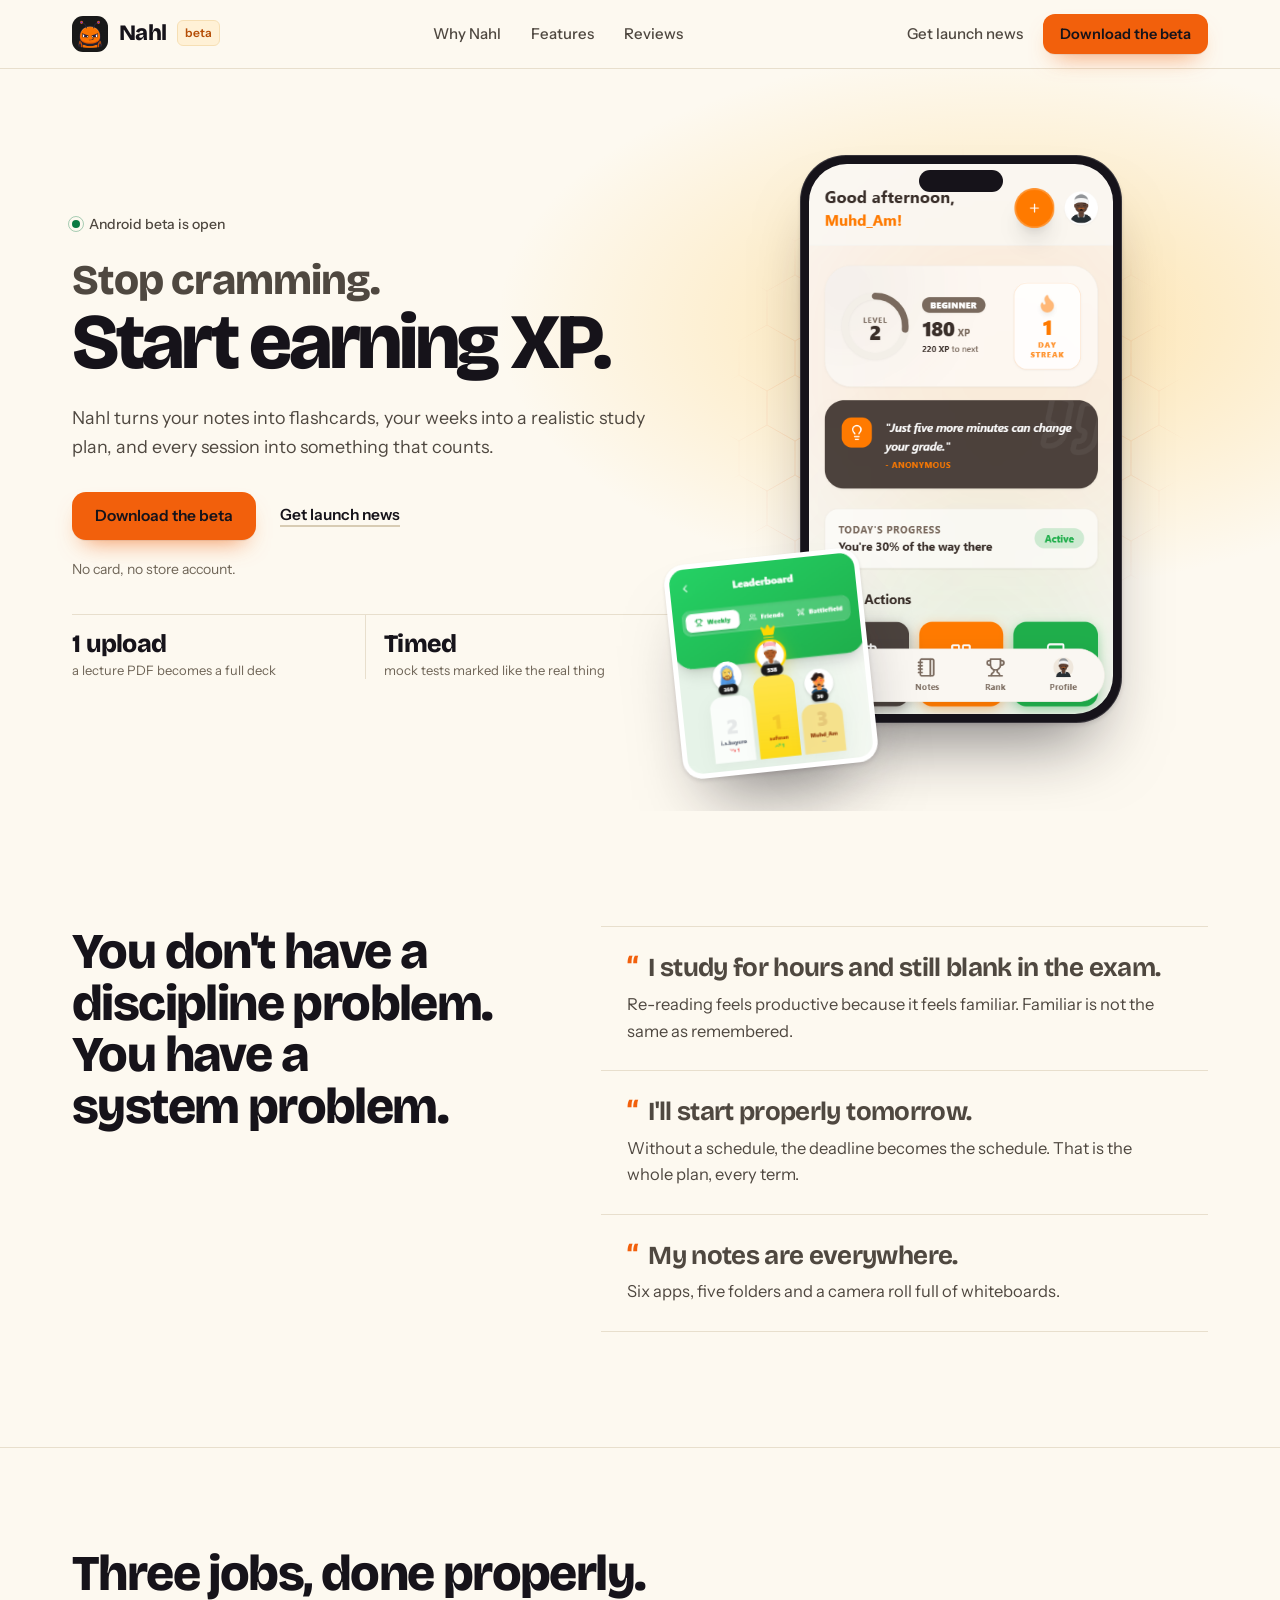
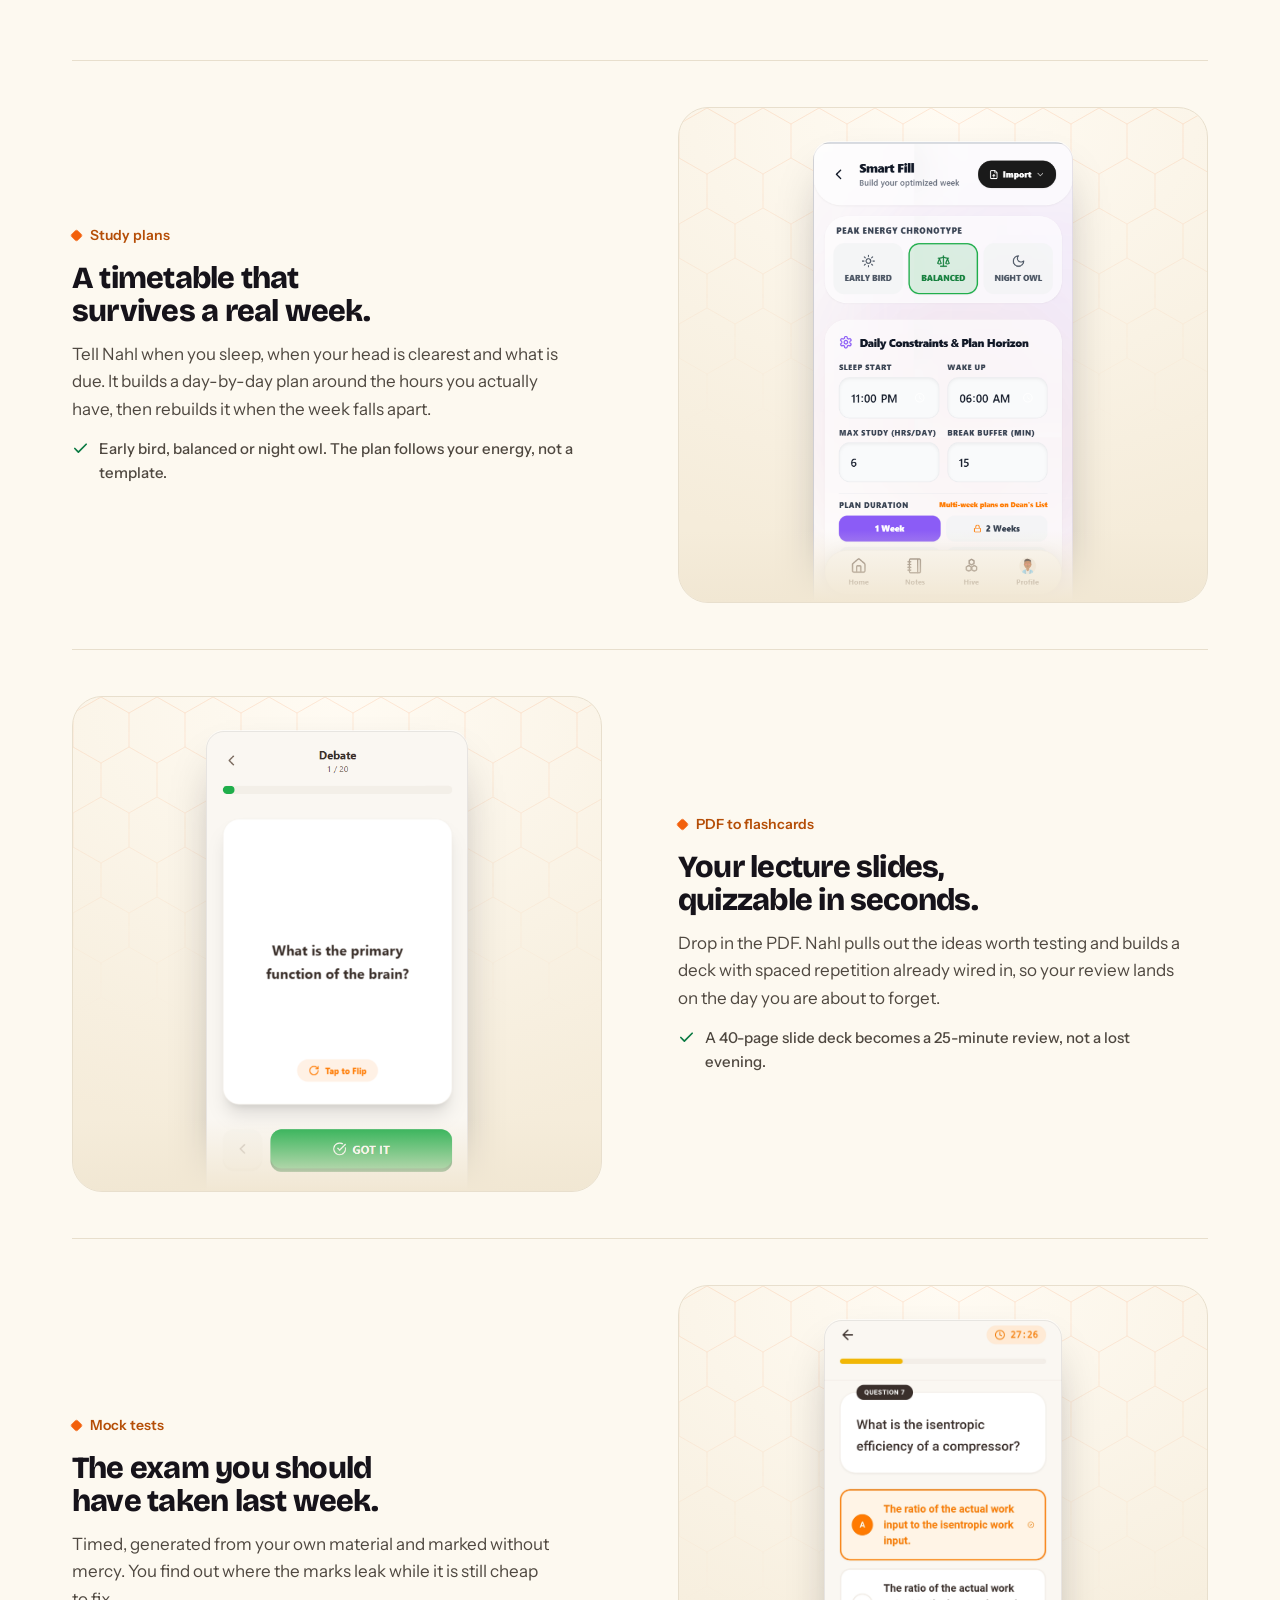
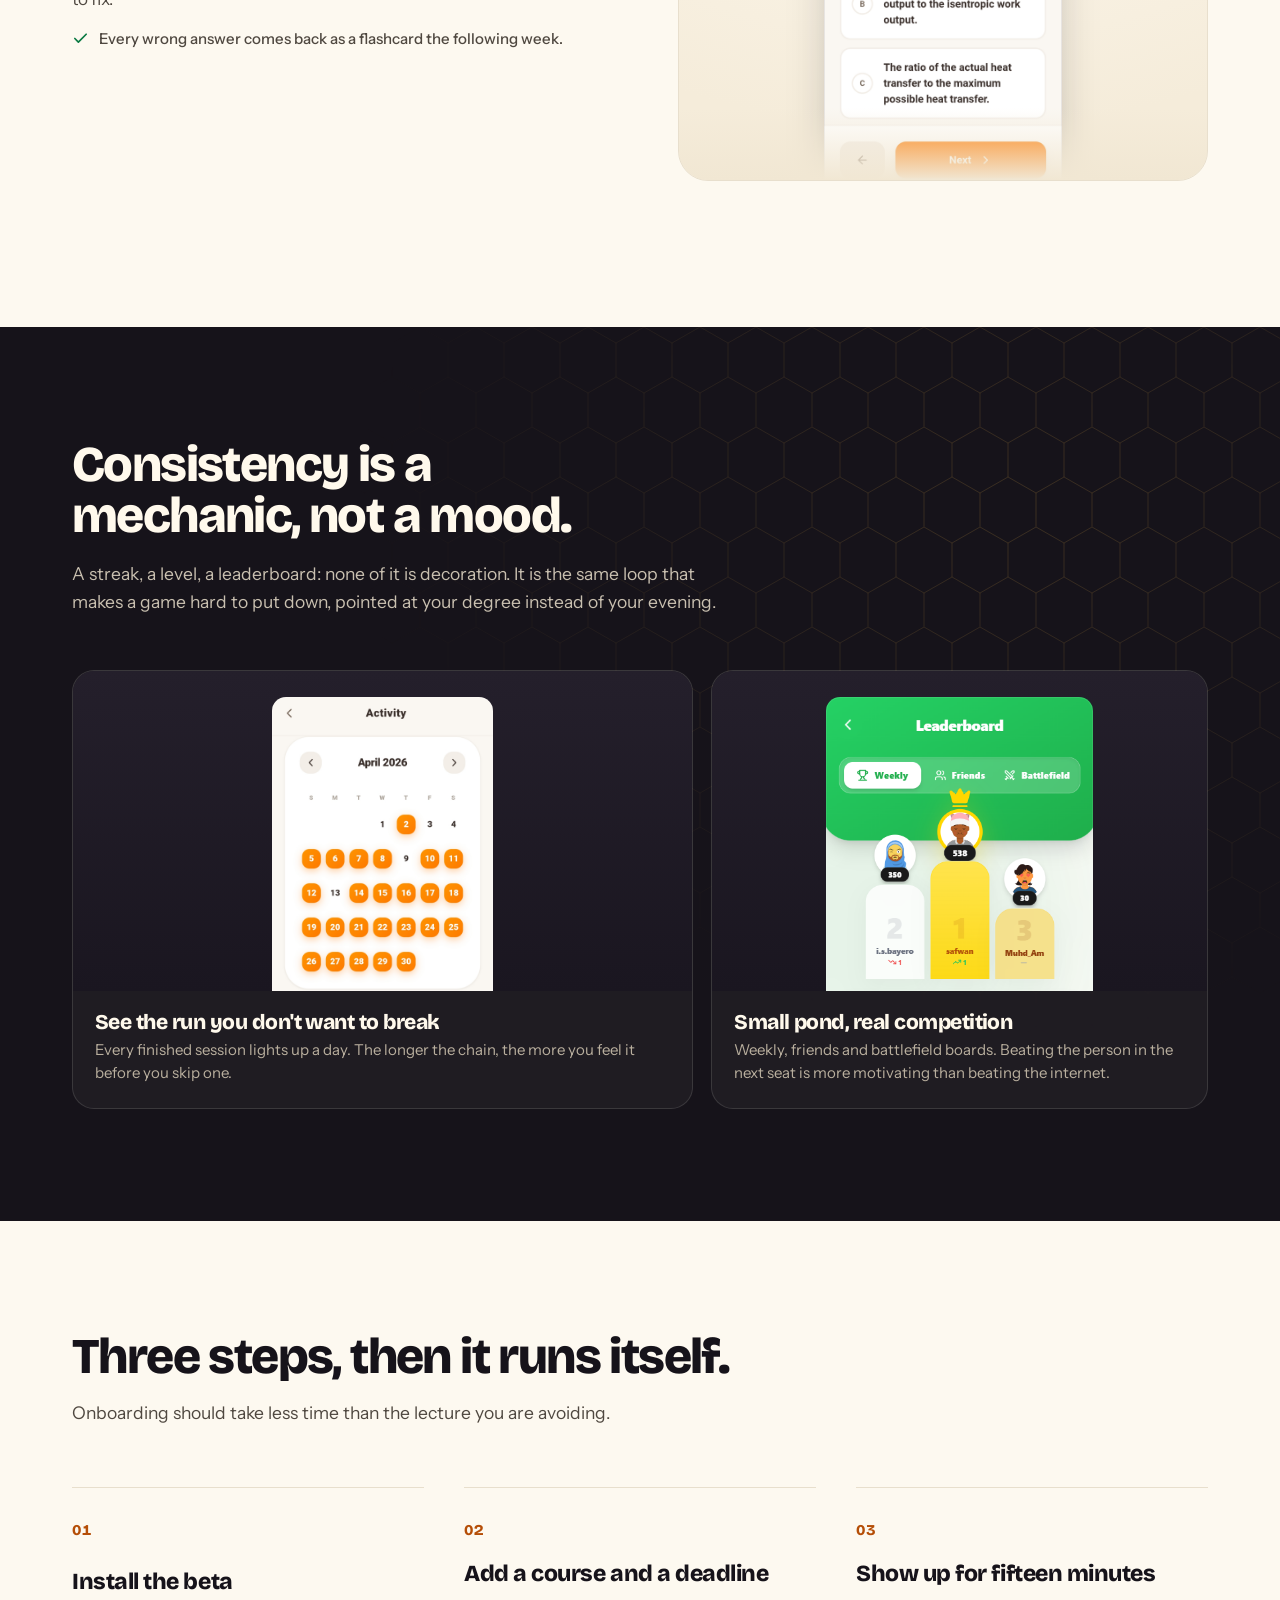
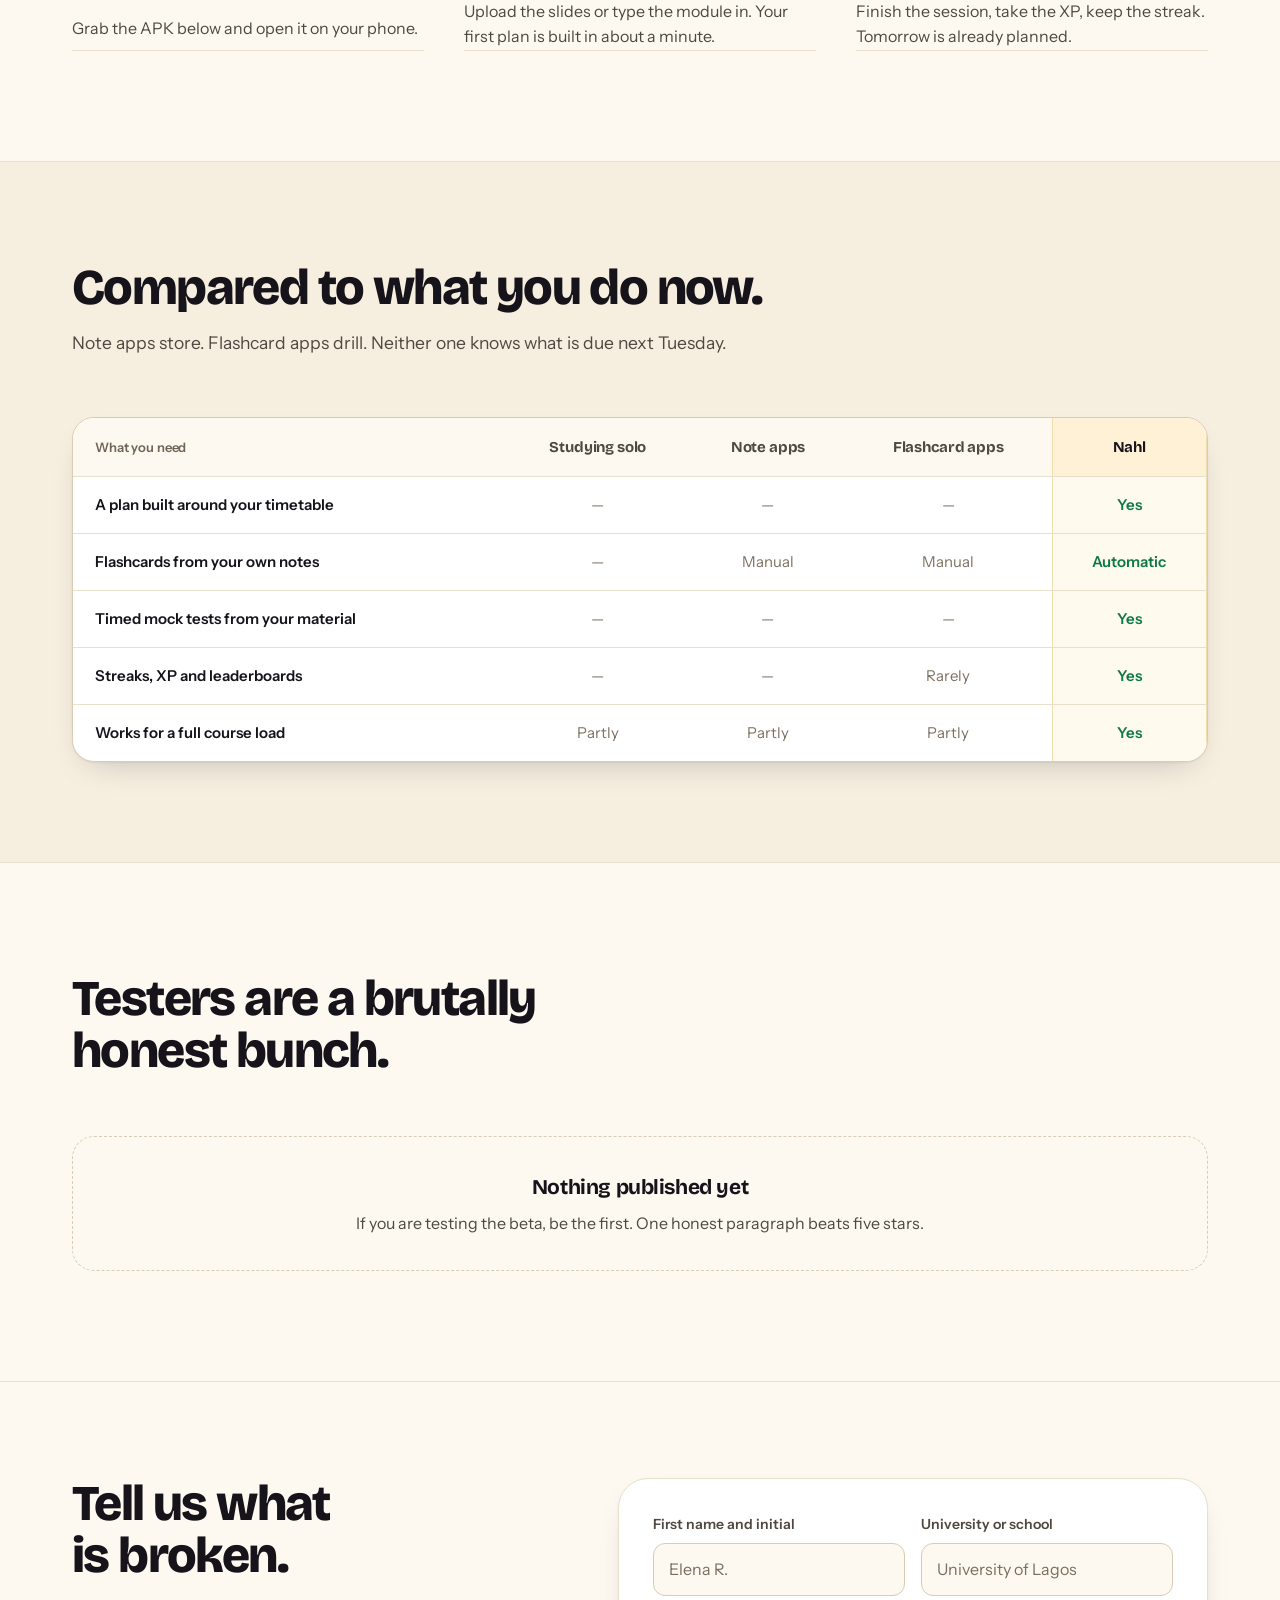
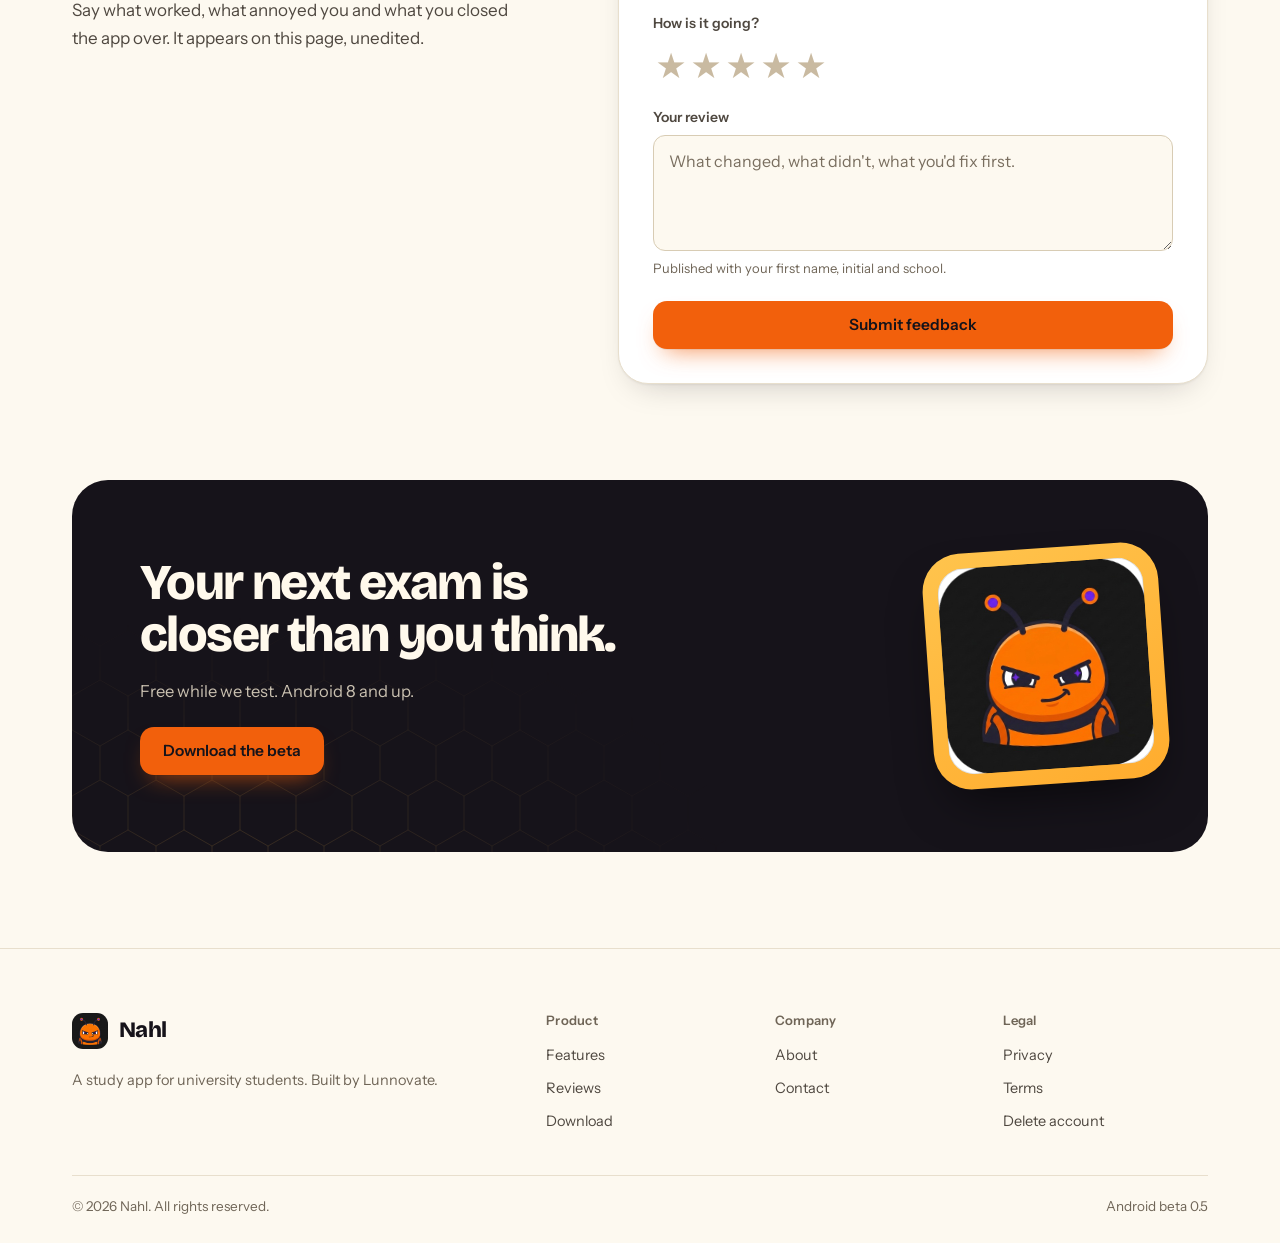
<file: index.html>
<!DOCTYPE html>
<html lang="en">

<head>
  <meta charset="UTF-8">
  <meta name="viewport" content="width=device-width, initial-scale=1.0">
  <meta name="color-scheme" content="light">
  <meta name="theme-color" content="#FDF9F0">
  <title>Nahl — study planner, flashcards and mock tests</title>
  <meta name="description" content="Nahl turns your notes and PDFs into flashcards, timed mock tests and a study plan built around your timetable. Free Android beta for university students.">
  <link rel="canonical" href="https://nahlthebee.online/">
  <link rel="icon" href="favicon.png" type="image/png">
  <meta property="og:type" content="website">
  <meta property="og:title" content="Nahl — the study app that pays you in XP">
  <meta property="og:description" content="PDF to flashcards, timed mock tests and a study plan built around your timetable.">
  <meta property="og:image" content="https://nahlthebee.online/preview.png">
  <meta property="og:url" content="https://nahlthebee.online/">
  <meta name="twitter:card" content="summary_large_image">

  <link rel="preconnect" href="https://fonts.googleapis.com">
  <link rel="preconnect" href="https://fonts.gstatic.com" crossorigin>
  <link href="https://fonts.googleapis.com/css2?family=Bricolage+Grotesque:opsz,wght@12..96,400..800&family=Instrument+Sans:wght@400..700&display=swap" rel="stylesheet">

  <style>
    /* ============================================================
       TOKENS — honey paper, bee ink, the app's own orange
       ============================================================ */
    :root {
      --paper: #FDF9F0;
      --paper-2: #F6EFE0;
      --card: #FFFFFF;
      --ink: #16131A;
      --ink-2: #4F4840;
      --muted: #6F6557;
      --line: #E8DFCD;
      --line-2: #D8CCB4;
      --amber: #F2600C;
      --amber-press: #E05A09;
      --amber-text: #B54E07;
      --honey: #FFC44D;
      --honey-soft: #FFF1D6;
      --leaf: #0B7A43;

      --font-display: 'Bricolage Grotesque', 'Trebuchet MS', sans-serif;
      --font-body: 'Instrument Sans', -apple-system, 'Segoe UI', sans-serif;

      --r-sm: 10px;
      --r-md: 14px;
      --r-lg: 22px;
      --r-xl: 30px;

      --shadow-card: 0 1px 2px rgba(22, 19, 26, .05), 0 14px 34px -18px rgba(22, 19, 26, .28);
      --shadow-phone: 0 2px 4px rgba(22, 19, 26, .12), 0 44px 70px -30px rgba(22, 19, 26, .55);
      --ease: cubic-bezier(.2, .8, .2, 1);
      --ease-out: cubic-bezier(.16, 1, .3, 1);

      --hex: url("data:image/svg+xml,%3Csvg xmlns='http://www.w3.org/2000/svg' width='56' height='100' viewBox='0 0 56 100'%3E%3Cpath d='M28 66L0 50L0 16L28 0L56 16L56 50L28 66L28 100' fill='none' stroke='%23F2600C' stroke-opacity='.26' stroke-width='1'/%3E%3C/svg%3E");
    }

    *,
    *::before,
    *::after {
      box-sizing: border-box;
    }

    * {
      margin: 0;
      padding: 0;
    }

    html {
      scroll-behavior: smooth;
      -webkit-text-size-adjust: 100%;
    }

    body {
      background: var(--paper);
      color: var(--ink);
      font-family: var(--font-body);
      font-size: 17px;
      line-height: 1.6;
      -webkit-font-smoothing: antialiased;
      -moz-osx-font-smoothing: grayscale;
      overflow-x: hidden;
    }

    img {
      display: block;
      max-width: 100%;
    }

    a {
      color: inherit;
      text-decoration: none;
    }

    button,
    input,
    textarea {
      font: inherit;
      color: inherit;
    }

    button {
      cursor: pointer;
      background: none;
      border: none;
    }

    ::selection {
      background: var(--honey);
      color: var(--ink);
    }

    :focus-visible {
      outline: 2px solid var(--amber);
      outline-offset: 3px;
      border-radius: 4px;
    }

    .skip {
      position: absolute;
      left: 16px;
      top: -60px;
      z-index: 200;
      background: var(--ink);
      color: var(--paper);
      padding: 10px 16px;
      border-radius: var(--r-md);
      font-size: 14px;
      font-weight: 600;
      transition: top .2s var(--ease);
    }

    .skip:focus {
      top: 12px;
    }

    .scroll-progress {
      position: fixed;
      inset: 0 0 auto 0;
      height: 2px;
      z-index: 80;
      pointer-events: none;
    }

    .scroll-progress span {
      display: block;
      width: 100%;
      height: 100%;
      transform: scaleX(0);
      transform-origin: 0 50%;
      background: linear-gradient(90deg, var(--honey), var(--amber));
      will-change: transform;
    }

    .wrap {
      width: 100%;
      max-width: 1180px;
      margin-inline: auto;
      padding-inline: 22px;
    }

    section {
      scroll-margin-top: 84px;
    }

    /* ============================================================
       TYPE
       ============================================================ */
    h1,
    h2,
    h3,
    .display {
      font-family: var(--font-display);
      font-weight: 800;
      line-height: 1.02;
      letter-spacing: -.032em;
    }

    h1 {
      font-size: clamp(34px, 9vw, 54px);
      text-wrap: balance;
    }

    h2 {
      font-size: clamp(30px, 4.1vw, 50px);
      line-height: 1.03;
      text-wrap: balance;
    }

    h3 {
      font-size: clamp(23px, 2.4vw, 31px);
      line-height: 1.08;
      letter-spacing: -.025em;
      text-wrap: balance;
    }

    p {
      text-wrap: pretty;
    }

    .lede {
      font-size: clamp(17px, 1.4vw, 19px);
      color: var(--ink-2);
      max-width: 60ch;
    }

    .small {
      font-size: 14px;
      color: var(--muted);
    }

    .sec-head {
      display: flex;
      flex-direction: column;
      gap: 16px;
      max-width: 760px;
      margin-bottom: clamp(34px, 5vw, 60px);
    }

    .sec-head p {
      font-size: 17.5px;
      color: var(--ink-2);
      max-width: 56ch;
    }

    /* ============================================================
       BUTTONS + LINKS
       ============================================================ */
    .btn {
      display: inline-flex;
      align-items: center;
      justify-content: center;
      gap: 9px;
      min-height: 48px;
      padding: 13px 22px;
      border-radius: var(--r-md);
      font-family: var(--font-body);
      font-weight: 600;
      font-size: 15.5px;
      line-height: 1;
      border: 1px solid transparent;
      transition: background-color .16s var(--ease), border-color .16s var(--ease),
        transform .16s var(--ease), box-shadow .16s var(--ease);
      white-space: nowrap;
    }

    .btn:active {
      transform: scale(.96);
    }

    .btn-primary {
      background: var(--amber);
      color: var(--ink);
      box-shadow: 0 1px 0 rgba(0, 0, 0, .06), 0 12px 24px -12px rgba(242, 96, 12, .75);
    }

    .btn-primary:hover {
      background: var(--amber-press);
      transform: translateY(-1px);
      box-shadow: 0 2px 0 rgba(0, 0, 0, .04), 0 18px 30px -14px rgba(242, 96, 12, .8);
    }

    .btn-sm {
      min-height: 40px;
      padding: 10px 16px;
      font-size: 14.5px;
      border-radius: 12px;
    }

    .check {
      display: flex;
      align-items: flex-start;
      gap: 10px;
      font-size: 15px;
      color: var(--ink-2);
      font-weight: 500;
    }

    .check svg {
      flex-shrink: 0;
      margin-top: 3px;
      color: var(--leaf);
    }

    /* ============================================================
       HEADER
       ============================================================ */
    .site-header {
      position: sticky;
      top: 0;
      z-index: 60;
      background: var(--paper);
      border-bottom: 1px solid var(--line);
      transition: box-shadow .25s var(--ease);
    }

    .site-header.scrolled {
      box-shadow: 0 12px 30px -26px rgba(22, 19, 26, .55);
    }

    .nav {
      display: flex;
      align-items: center;
      justify-content: space-between;
      gap: 20px;
      min-height: 68px;
      max-width: 1180px;
      margin-inline: auto;
      padding-inline: 22px;
    }

    .brand {
      display: inline-flex;
      align-items: center;
      gap: 11px;
      font-family: var(--font-display);
      font-weight: 800;
      font-size: 22px;
      letter-spacing: -.03em;
    }

    .brand img {
      width: 36px;
      height: 36px;
      border-radius: 11px;
      outline: 1px solid rgba(22, 19, 26, .1);
      outline-offset: -1px;
      transition: transform .3s var(--ease);
    }

    .brand:hover img {
      transform: rotate(-7deg) scale(1.06);
    }

    .brand .beta {
      font-family: var(--font-body);
      font-size: 12px;
      font-weight: 600;
      letter-spacing: .02em;
      color: var(--amber-text);
      background: var(--honey-soft);
      border: 1px solid #F6DFB4;
      padding: 2px 7px 3px;
      border-radius: 6px;
      transform: translateY(-1px);
    }

    .nav-links {
      display: flex;
      gap: 30px;
      font-size: 15px;
      font-weight: 500;
      color: var(--ink-2);
    }

    .nav-links a {
      position: relative;
      padding: 4px 0;
      transition: color .16s var(--ease);
    }

    .nav-links a::after {
      content: '';
      position: absolute;
      left: 0;
      right: 0;
      bottom: -1px;
      height: 1.5px;
      border-radius: 1px;
      background: var(--amber);
      transform: scaleX(0);
      transform-origin: 0 50%;
      transition: transform .2s var(--ease-out);
    }

    .nav-links a:hover::after,
    .nav-links a:focus-visible::after {
      transform: scaleX(1);
    }

    .nav-links a:hover {
      color: var(--ink);
    }

    .nav-actions {
      display: flex;
      align-items: center;
      gap: 8px;
    }

    .nav-actions .quiet {
      font-size: 15px;
      font-weight: 500;
      color: var(--ink-2);
      padding: 10px 12px;
      border-radius: var(--r-sm);
      transition: color .16s var(--ease), background-color .16s var(--ease);
    }

    .nav-actions .quiet:hover {
      color: var(--ink);
      background: var(--paper-2);
    }

    .nav-toggle {
      display: none;
      width: 42px;
      height: 42px;
      align-items: center;
      justify-content: center;
      border: 1px solid var(--line-2);
      border-radius: 12px;
      background: var(--card);
    }

    .nav-toggle span {
      position: relative;
      display: block;
      width: 17px;
      height: 2px;
      background: var(--ink);
      border-radius: 2px;
      transition: background-color .18s var(--ease);
    }

    .nav-toggle span::before,
    .nav-toggle span::after {
      content: '';
      position: absolute;
      left: 0;
      width: 17px;
      height: 2px;
      background: var(--ink);
      border-radius: 2px;
      transition: transform .22s var(--ease), top .22s var(--ease);
    }

    .nav-toggle span::before {
      top: -6px;
    }

    .nav-toggle span::after {
      top: 6px;
    }

    .nav-toggle[aria-expanded="true"] span {
      background: transparent;
    }

    .nav-toggle[aria-expanded="true"] span::before {
      top: 0;
      transform: rotate(45deg);
    }

    .nav-toggle[aria-expanded="true"] span::after {
      top: 0;
      transform: rotate(-45deg);
    }

    .mobile-nav {
      position: absolute;
      top: 100%;
      left: 0;
      right: 0;
      display: none;
      max-height: calc(100vh - 68px);
      overflow-y: auto;
      background: var(--paper);
      border-top: 1px solid var(--line);
      border-bottom: 1px solid var(--line);
      box-shadow: 0 24px 40px -32px rgba(22, 19, 26, .6);
    }

    @keyframes menuIn {
      from {
        opacity: 0;
        transform: translateY(-6px);
      }

      to {
        opacity: 1;
        transform: none;
      }
    }

    .mobile-nav .inner {
      display: flex;
      flex-direction: column;
      gap: 2px;
      padding: 14px 22px 22px;
    }

    .mobile-nav a:not(.btn) {
      padding: 14px 2px;
      font-size: 17px;
      font-weight: 600;
      font-family: var(--font-display);
      letter-spacing: -.015em;
      border-bottom: 1px solid var(--line);
    }

    .mobile-nav .btn {
      margin-top: 14px;
      width: 100%;
    }

    .nav-mobile-cta {
      display: none;
    }

    @media (max-width: 880px) {
      .nav-links {
        display: none;
      }

      .nav-actions .quiet {
        display: none;
      }

      .nav-toggle {
        display: inline-flex;
      }

      .nav-actions .btn-primary {
        display: none;
      }

      .nav-actions .nav-mobile-cta {
        display: inline-flex;
      }

      .mobile-nav.open {
        display: block;
        animation: menuIn .18s var(--ease-out);
      }
    }

    @media (max-width: 480px) {
      .brand .beta {
        display: none;
      }
    }

    @media (min-width: 881px) {
      .mobile-nav {
        display: none !important;
      }
    }

    /* ============================================================
       HERO
       ============================================================ */
    .hero {
      position: relative;
      overflow: hidden;
      padding: clamp(38px, 6vw, 76px) 0 clamp(40px, 5vw, 64px);
    }

    .hero::before {
      content: '';
      position: absolute;
      inset: 0;
      background: radial-gradient(56% 52% at 78% 34%, rgba(255, 196, 77, .42), transparent 70%);
      pointer-events: none;
    }

    .hero-grid {
      position: relative;
      display: grid;
      grid-template-columns: 1fr;
      gap: 40px;
      align-items: center;
    }

    .hero-copy {
      display: flex;
      flex-direction: column;
      align-items: flex-start;
      gap: 0;
    }

    .status {
      display: inline-flex;
      align-items: center;
      gap: 9px;
      font-size: 14px;
      font-weight: 500;
      color: var(--ink-2);
      margin-bottom: 22px;
    }

    .status .pulse {
      position: relative;
      width: 8px;
      height: 8px;
      border-radius: 50%;
      background: var(--leaf);
      flex-shrink: 0;
    }

    .status .pulse::after {
      content: '';
      position: absolute;
      inset: -4px;
      border-radius: 50%;
      border: 1px solid var(--leaf);
      opacity: .35;
      animation: livePulse 2.8s var(--ease-out) infinite;
    }

    @keyframes livePulse {
      0% {
        transform: scale(.85);
        opacity: .5;
      }

      70%,
      100% {
        transform: scale(1.7);
        opacity: 0;
      }
    }

    .hero h1 {
      margin-bottom: 24px;
    }

    .hero h1 .lead-line {
      display: block;
      font-size: .72em;
      line-height: 1.1;
      letter-spacing: -.022em;
      color: var(--ink-2);
    }

    .hero h1 .main-line {
      display: block;
      font-size: 1.12em;
      line-height: .98;
      letter-spacing: -.042em;
    }

    @media (min-width: 960px) {
      .hero h1 {
        font-size: clamp(46px, 5.6vw, 70px);
      }

      .hero h1 .lead-line {
        font-size: .6em;
      }
    }

    .hero .lede {
      margin-bottom: 30px;
      max-width: 50ch;
    }

    .hero-ctas {
      display: flex;
      flex-wrap: wrap;
      align-items: center;
      gap: 20px;
      margin-bottom: 18px;
    }

    .btn-quiet {
      display: inline-flex;
      align-items: center;
      justify-content: center;
      min-height: 44px;
      padding: 10px 4px;
      font-size: 15.5px;
      font-weight: 600;
      color: var(--ink);
      text-decoration: underline;
      text-decoration-thickness: 1.5px;
      text-underline-offset: 5px;
      text-decoration-color: var(--line-2);
      transition: text-decoration-color .16s var(--ease);
    }

    .btn-quiet:hover {
      text-decoration-color: var(--amber);
    }

    .btn-quiet:active {
      transform: scale(.96);
    }

    .hero-note {
      font-size: 14px;
      color: var(--muted);
      margin-bottom: 34px;
    }

    .hero-facts {
      display: flex;
      flex-wrap: wrap;
      gap: 0;
      border-top: 1px solid var(--line);
      width: 100%;
    }

    .hero-facts div {
      flex: 1 1 0;
      min-width: 118px;
      padding: 16px 18px 0 0;
    }

    .hero-facts div + div {
      padding-left: 18px;
      border-left: 1px solid var(--line);
    }

    .hero-facts b {
      display: block;
      font-family: var(--font-display);
      font-size: 25px;
      font-weight: 800;
      letter-spacing: -.03em;
      line-height: 1.1;
    }

    .hero-facts span {
      font-size: 13px;
      color: var(--muted);
      line-height: 1.35;
      display: block;
      margin-top: 3px;
    }

    /* hero stage */
    .stage {
      position: relative;
      display: flex;
      align-items: center;
      justify-content: center;
      min-height: 460px;
      padding: 10px 0 24px;
      perspective: 1200px;
    }

    .stage .hexes {
      position: absolute;
      inset: -20px 0 -20px -30px;
      background-image: var(--hex);
      background-size: 56px 100px;
      opacity: .95;
      -webkit-mask-image: radial-gradient(58% 58% at 52% 46%, #000 34%, transparent 76%);
      mask-image: radial-gradient(58% 58% at 52% 46%, #000 34%, transparent 76%);
      pointer-events: none;
    }

    .phone {
      position: relative;
      width: min(306px, 74vw);
      padding: 9px;
      background: var(--ink);
      border-radius: 46px;
      box-shadow: var(--shadow-phone), inset 0 0 0 1px rgba(255, 255, 255, .14);
      animation: float 7s ease-in-out infinite;
      transform: rotateX(calc(var(--ty, 0) * -2.5deg)) rotateY(calc(var(--tx, 0) * 3deg));
      z-index: 1;
    }

    .phone::before {
      content: '';
      position: absolute;
      top: 15px;
      left: 50%;
      transform: translateX(-50%);
      width: 84px;
      height: 22px;
      border-radius: 11px;
      background: var(--ink);
      z-index: 2;
      pointer-events: none;
    }

    .phone img {
      width: 100%;
      height: auto;
      border-radius: 38px;
      outline: 1px solid rgba(255, 255, 255, .08);
      outline-offset: -1px;
    }

    .float-card {
      position: absolute;
      left: max(0px, 2%);
      bottom: 6%;
      width: 172px;
      border-radius: 20px;
      background: var(--card);
      padding: 5px;
      box-shadow: var(--shadow-phone);
      transform: rotate(-6deg) rotateX(calc(var(--ty, 0) * -1.6deg)) rotateY(calc(var(--tx, 0) * 2deg));
      z-index: 3;
      animation: float 7s ease-in-out infinite;
      animation-delay: .6s;
    }

    .float-card img {
      width: 100%;
      height: auto;
      border-radius: 15px;
    }

    @keyframes float {

      0%,
      100% {
        translate: 0 0;
      }

      50% {
        translate: 0 -12px;
      }
    }

    @media (prefers-reduced-motion: reduce) {

      html {
        scroll-behavior: auto;
      }

      *,
      *::before,
      *::after {
        animation-duration: .001ms !important;
        animation-iteration-count: 1 !important;
        transition-duration: .001ms !important;
      }
    }

    /* single orchestrated entrance: hero only */
    .enter {
      animation: enter .7s var(--ease) both;
    }

    .enter-2 {
      animation-delay: .1s;
    }

    .enter-3 {
      animation-delay: .2s;
    }

    .enter-4 {
      animation-delay: .3s;
    }

    @keyframes enter {
      from {
        opacity: 0;
        transform: translateY(14px);
      }

      to {
        opacity: 1;
        transform: none;
      }
    }

    @media (prefers-reduced-motion: reduce) {
      .enter {
        animation: none;
        opacity: 1;
        transform: none;
      }
    }

    /* scroll reveals are gated on .motion, so no-JS and reduced-motion users see everything */
    .motion [data-reveal] {
      opacity: 0;
      transform: translateY(18px);
      transition: opacity .6s var(--ease-out), transform .6s var(--ease-out);
      transition-delay: var(--d, 0ms);
    }

    .motion [data-reveal="left"] {
      transform: translateX(-18px);
    }

    .motion [data-reveal="right"] {
      transform: translateX(18px);
    }

    .motion [data-reveal="scale"] {
      transform: translateY(14px) scale(.985);
    }

    .motion [data-reveal].in {
      opacity: 1;
      transform: none;
    }

    .motion [data-reveal]:not(.in) {
      will-change: opacity, transform;
    }

    @media (prefers-reduced-motion: reduce) {
      .motion [data-reveal] {
        opacity: 1;
        transform: none;
        transition: none;
      }
    }

    @media print {
      .scroll-progress {
        display: none;
      }

      .motion [data-reveal] {
        opacity: 1 !important;
        transform: none !important;
      }
    }

    @media (min-width: 960px) {
      .hero-grid {
        grid-template-columns: 1.1fr .9fr;
        gap: 36px;
      }

      .stage {
        min-height: 600px;
      }

      .phone {
        width: 322px;
      }

      .float-card {
        width: 196px;
        left: -8%;
        bottom: -4%;
      }
    }

    @media (max-width: 359px) {
      .hero h1 {
        font-size: 31px;
      }
    }

    @media (max-width: 560px) {
      .hero {
        padding-top: 30px;
      }

      .hero-ctas {
        gap: 8px;
      }

      .hero-ctas .btn,
      .hero-ctas .btn-quiet {
        width: 100%;
      }

      .hero-facts {
        flex-direction: column;
        gap: 0;
        max-width: none;
      }

      .hero-facts div,
      .hero-facts div + div {
        display: flex;
        align-items: baseline;
        gap: 12px;
        width: 100%;
        padding: 12px 0;
        border-left: 0;
        border-top: 1px solid var(--line);
      }

      .hero-facts b {
        flex-shrink: 0;
        width: 96px;
        font-size: 19px;
      }

      .hero-facts span {
        margin-top: 0;
      }

      .stage {
        min-height: 0;
        padding-top: 6px;
      }

      .float-card {
        width: 128px;
        left: 0;
        bottom: 0;
      }
    }

    @media (min-width: 561px) and (max-width: 719px) {
      .shot {
        max-width: 500px;
        margin-inline: auto;
      }
    }

    /* ============================================================
       PROBLEM
       ============================================================ */
    .problem {
      padding: clamp(64px, 9vw, 116px) 0;
    }

    .problem-grid {
      display: grid;
      grid-template-columns: 1fr;
      gap: 44px;
    }

    .problem-copy h2 {
      margin-bottom: 18px;
      max-width: 15ch;
    }

    .problem-list {
      display: flex;
      flex-direction: column;
    }

    .problem-item {
      padding: 26px 0;
      border-top: 1px solid var(--line);
      display: grid;
      gap: 8px;
    }

    .problem-item:last-child {
      border-bottom: 1px solid var(--line);
    }

    .problem-item .said {
      font-family: var(--font-display);
      font-weight: 700;
      font-size: clamp(21px, 2.3vw, 26px);
      letter-spacing: -.025em;
      line-height: 1.15;
      display: flex;
      gap: 10px;
    }

    .problem-item .said::before {
      content: '“';
      color: var(--amber);
      font-size: 1.15em;
      line-height: .95;
      flex-shrink: 0;
    }

    .problem-item p {
      color: var(--ink-2);
      font-size: 16.5px;
      padding-left: 26px;
      max-width: 52ch;
    }

    @media (min-width: 900px) {
      .problem-grid {
        grid-template-columns: .85fr 1.15fr;
        gap: 80px;
      }

      .problem-copy {
        position: sticky;
        top: 108px;
        align-self: start;
      }
    }

    /* ============================================================
       FEATURES
       ============================================================ */
    .features {
      padding: clamp(56px, 8vw, 100px) 0;
      border-top: 1px solid var(--line);
    }

    .feature {
      display: grid;
      grid-template-columns: 1fr;
      gap: 30px;
      align-items: center;
      padding: clamp(30px, 4vw, 46px) 0;
      border-top: 1px solid var(--line);
    }

    .feature-text {
      display: flex;
      flex-direction: column;
      align-items: flex-start;
      gap: 14px;
      max-width: 46ch;
    }

    .feature-label {
      display: inline-flex;
      align-items: center;
      gap: 9px;
      font-size: 14px;
      font-weight: 600;
      color: var(--amber-text);
    }

    .feature-label::before {
      content: '';
      width: 9px;
      height: 9px;
      border-radius: 2px;
      background: var(--amber);
      transform: rotate(45deg);
    }

    .feature-text p {
      color: var(--ink-2);
      font-size: 17px;
    }

    .shot {
      position: relative;
      display: flex;
      align-items: flex-start;
      justify-content: center;
      background:
        radial-gradient(120% 90% at 50% 0%, #FFFBF3 0%, #F5ECDA 100%);
      border: 1px solid var(--line);
      border-radius: var(--r-xl);
      padding: 28px 28px 0;
      overflow: hidden;
      min-height: 340px;
    }

    .shot::before {
      content: '';
      position: absolute;
      inset: 0;
      background-image: var(--hex);
      background-size: 56px 100px;
      opacity: .5;
      -webkit-mask-image: linear-gradient(180deg, #000, transparent 65%);
      mask-image: linear-gradient(180deg, #000, transparent 65%);
      pointer-events: none;
    }

    .shot img {
      position: relative;
      width: auto;
      height: 400px;
      max-width: 100%;
      object-fit: cover;
      object-position: top center;
      border-radius: 18px 18px 0 0;
      box-shadow: 0 1px 0 rgba(255, 255, 255, .6), 0 -1px 0 rgba(255, 255, 255, .6), 0 24px 48px -20px rgba(22, 19, 26, .45);
      outline: 1px solid rgba(22, 19, 26, .08);
      outline-offset: -1px;
    }

    .shot::after {
      content: '';
      position: absolute;
      left: 0;
      right: 0;
      bottom: 0;
      height: 72px;
      background: linear-gradient(180deg, rgba(246, 239, 224, 0), #F1E7D3);
      pointer-events: none;
    }

    @media (min-width: 720px) and (max-width: 899px) {
      .feature {
        grid-template-columns: 1fr 1fr;
        gap: 36px;
      }

      .feature.flip .shot {
        order: -1;
      }

      .shot {
        min-height: 0;
        padding: 24px 24px 0;
      }

      .shot img {
        height: 420px;
      }
    }

    @media (min-width: 900px) {
      .feature {
        grid-template-columns: 1fr 1fr;
        gap: clamp(40px, 6vw, 76px);
      }

      .feature.flip .shot {
        order: -1;
      }

      .shot {
        min-height: 420px;
        padding: 34px 34px 0;
      }

      .shot img {
        height: 460px;
      }
    }

    /* ============================================================
       GAMIFIED (dark anchor)
       ============================================================ */
    .game {
      position: relative;
      background: var(--ink);
      color: #FBF5E8;
      padding: clamp(64px, 9vw, 112px) 0;
      overflow: hidden;
    }

    .game::before {
      content: '';
      position: absolute;
      inset: 0;
      background-image: url("data:image/svg+xml,%3Csvg xmlns='http://www.w3.org/2000/svg' width='56' height='100' viewBox='0 0 56 100'%3E%3Cpath d='M28 66L0 50L0 16L28 0L56 16L56 50L28 66L28 100' fill='none' stroke='%23FFC44D' stroke-opacity='.16' stroke-width='1'/%3E%3C/svg%3E");
      background-size: 56px 100px;
      -webkit-mask-image: radial-gradient(70% 80% at 80% 20%, #000, transparent 75%);
      mask-image: radial-gradient(70% 80% at 80% 20%, #000, transparent 75%);
      pointer-events: none;
    }

    .game .wrap {
      position: relative;
    }

    .game-head {
      max-width: 660px;
      margin-bottom: clamp(34px, 5vw, 54px);
    }

    .game-head h2 {
      color: #FFF9EC;
      margin-bottom: 18px;
    }

    .game-head p {
      color: #C9C0B0;
      font-size: 17.5px;
      max-width: 54ch;
    }

    .game-grid {
      display: grid;
      grid-template-columns: 1fr;
      gap: 18px;
    }

    .game-card {
      background: rgba(255, 249, 236, .04);
      border: 1px solid rgba(255, 249, 236, .12);
      border-radius: var(--r-lg);
      overflow: hidden;
    }

    .game-card .frame {
      height: 320px;
      overflow: hidden;
      padding: 26px 26px 0;
      background: linear-gradient(180deg, #241F2B, #1A1620);
      display: flex;
      align-items: flex-end;
      justify-content: center;
    }

    .game-card .frame img {
      width: auto;
      height: 100%;
      max-width: 100%;
      object-fit: contain;
      object-position: bottom center;
      border-radius: 14px 14px 0 0;
      outline: 1px solid rgba(255, 255, 255, .09);
      outline-offset: -1px;
    }

    .game-card .caption {
      padding: 20px 22px 24px;
    }

    .game-card h3 {
      font-size: 21px;
      color: #FFF9EC;
      margin-bottom: 6px;
    }

    .game-card p {
      font-size: 15px;
      color: #B9AF9E;
      line-height: 1.5;
    }

    @media (min-width: 780px) {
      .game-grid {
        grid-template-columns: 1.25fr 1fr;
      }

    }

    /* ============================================================
       HOW IT WORKS
       ============================================================ */
    .how {
      padding: clamp(64px, 9vw, 110px) 0;
    }

    .steps {
      display: grid;
      grid-template-columns: 1fr;
      gap: 0;
    }

    .step {
      padding: 28px 0;
      border-top: 1px solid var(--line);
      display: grid;
      gap: 12px;
    }

    .step:last-child {
      border-bottom: 1px solid var(--line);
    }

    .step .num {
      font-family: var(--font-display);
      font-weight: 800;
      font-size: 15px;
      letter-spacing: .04em;
      color: var(--amber-text);
      font-variant-numeric: tabular-nums;
    }

    .step h3 {
      font-size: 23px;
      letter-spacing: -.02em;
    }

    .step p {
      color: var(--ink-2);
      font-size: 16px;
      max-width: 34ch;
    }

    @media (min-width: 800px) {
      .steps {
        grid-template-columns: repeat(3, 1fr);
        column-gap: 40px;
      }

      .step {
        border-bottom: 1px solid var(--line);
        padding: 30px 0 0;
      }

      .step .num {
        margin-bottom: 8px;
      }
    }

    /* ============================================================
       COMPARISON
       ============================================================ */
    .compare {
      padding: clamp(56px, 8vw, 100px) 0;
      background: var(--paper-2);
      border-block: 1px solid var(--line);
    }

    .table-scroll {
      overflow-x: auto;
      border: 1px solid var(--line-2);
      border-radius: var(--r-lg);
      background: var(--card);
      box-shadow: var(--shadow-card);
    }

    table {
      width: 100%;
      min-width: 720px;
      border-collapse: collapse;
      font-size: 15px;
    }

    thead th {
      background: var(--paper);
      text-align: center;
      padding: 17px 16px;
      font-family: var(--font-display);
      font-weight: 700;
      font-size: 15px;
      letter-spacing: -.01em;
      color: var(--ink-2);
      border-bottom: 1px solid var(--line);
    }

    thead th:first-child {
      text-align: left;
      font-family: var(--font-body);
      font-weight: 600;
      font-size: 13px;
      color: var(--muted);
      padding-left: 22px;
    }

    thead th.ss {
      background: var(--honey-soft);
      color: var(--ink);
      border-left: 1px solid #F1DCAF;
      border-right: 1px solid #F1DCAF;
    }

    tbody th {
      text-align: left;
      font-weight: 600;
      font-size: 15px;
      padding: 16px 16px 16px 22px;
      border-bottom: 1px solid var(--line);
      font-family: var(--font-body);
      color: var(--ink);
      white-space: nowrap;
    }

    tbody td {
      text-align: center;
      padding: 16px;
      border-bottom: 1px solid var(--line);
      color: var(--muted);
    }

    tbody td.ss {
      background: #FFFAEE;
      border-left: 1px solid #F1DCAF;
      border-right: 1px solid #F1DCAF;
      color: var(--ink);
      font-weight: 600;
    }

    tbody tr:last-child th,
    tbody tr:last-child td {
      border-bottom: 0;
    }

    @media (hover: hover) {

      tbody tr:hover th,
      tbody tr:hover td:not(.ss) {
        background: #FFFCF4;
      }
    }

    .yes {
      display: inline-flex;
      align-items: center;
      gap: 6px;
      color: var(--leaf);
      font-weight: 600;
    }

    .no {
      color: #7D7263;
    }

    @media (max-width: 700px) {

      thead th.col-note,
      thead th.col-cards,
      tbody td:nth-child(3),
      tbody td:nth-child(4) {
        display: none;
      }

      table {
        min-width: 0;
        font-size: 14px;
      }

      thead th,
      tbody th,
      tbody td {
        padding: 13px 9px;
      }

      thead th:first-child,
      tbody th {
        padding-left: 14px;
      }

      tbody th {
        white-space: normal;
        font-size: 14px;
      }
    }

    /* ============================================================
       REVIEWS
       ============================================================ */
    .reviews {
      padding: clamp(64px, 9vw, 110px) 0;
    }

    .review-grid {
      display: grid;
      grid-template-columns: repeat(auto-fill, minmax(280px, 1fr));
      gap: 18px;
    }

    .review-card {
      display: flex;
      flex-direction: column;
      gap: 14px;
      background: var(--card);
      border: 1px solid var(--line);
      border-radius: var(--r-lg);
      padding: 26px 24px;
      animation: cardIn .45s var(--ease-out) backwards;
      transition: transform .2s var(--ease), border-color .2s var(--ease);
    }

    .review-card:hover {
      transform: translateY(-2px);
      border-color: var(--line-2);
    }

    @keyframes cardIn {
      from {
        opacity: 0;
        transform: translateY(12px);
      }

      to {
        opacity: 1;
        transform: none;
      }
    }

    .review-card .stars {
      color: var(--amber);
      font-size: 15px;
      letter-spacing: 3px;
      line-height: 1;
    }

    .review-card blockquote {
      font-size: 16.5px;
      line-height: 1.55;
      color: var(--ink);
      flex-grow: 1;
    }

    .review-card figcaption {
      display: flex;
      flex-direction: column;
      gap: 1px;
      border-top: 1px solid var(--line);
      padding-top: 14px;
    }

    .review-card figcaption b {
      font-size: 14.5px;
      font-weight: 600;
    }

    .review-card figcaption span {
      font-size: 13px;
      color: var(--muted);
    }

    .review-empty {
      grid-column: 1 / -1;
      border: 1px dashed var(--line-2);
      border-radius: var(--r-lg);
      padding: 34px 26px;
      text-align: center;
      color: var(--ink-2);
      font-size: 16px;
    }

    .review-empty b {
      display: block;
      font-family: var(--font-display);
      font-size: 21px;
      letter-spacing: -.02em;
      color: var(--ink);
      margin-bottom: 6px;
    }

    .review-invite {
      background: transparent;
      border-style: dashed;
      justify-content: center;
      gap: 6px;
      transition: border-color .16s var(--ease), background-color .16s var(--ease), transform .2s var(--ease);
    }

    .review-invite:hover {
      border-color: var(--amber);
      background: var(--honey-soft);
    }

    .review-invite b {
      font-family: var(--font-display);
      font-size: 20px;
      font-weight: 700;
      letter-spacing: -.02em;
    }

    .review-invite span {
      font-size: 15px;
      color: var(--ink-2);
      max-width: 34ch;
    }

    /* ============================================================
       FEEDBACK FORM
       ============================================================ */
    .feedback {
      padding: clamp(56px, 8vw, 96px) 0;
      border-top: 1px solid var(--line);
    }

    .feedback-grid {
      display: grid;
      grid-template-columns: 1fr;
      gap: 36px;
      align-items: start;
    }

    .feedback-copy h2 {
      margin-bottom: 16px;
      max-width: 14ch;
    }

    .feedback-copy p {
      color: var(--ink-2);
      max-width: 40ch;
    }

    .form-card {
      background: var(--card);
      border: 1px solid var(--line);
      border-radius: var(--r-xl);
      padding: clamp(22px, 3vw, 34px);
      box-shadow: var(--shadow-card);
    }

    .form-row {
      display: grid;
      grid-template-columns: 1fr;
      gap: 16px;
    }

    .field {
      display: flex;
      flex-direction: column;
      gap: 7px;
      margin-bottom: 16px;
    }

    .field label {
      font-size: 14px;
      font-weight: 600;
      color: var(--ink-2);
    }

    .field input,
    .field textarea {
      width: 100%;
      background: var(--paper);
      border: 1px solid var(--line-2);
      border-radius: 12px;
      padding: 13px 15px;
      font-size: 16px;
      color: var(--ink);
      transition: border-color .16s var(--ease), background-color .16s var(--ease), box-shadow .16s var(--ease);
    }

    .field input::placeholder,
    .field textarea::placeholder {
      color: #796E5F;
    }

    .field input:focus,
    .field textarea:focus {
      outline: none;
      background: #fff;
      border-color: var(--amber);
      box-shadow: 0 0 0 3px rgba(242, 96, 12, .16);
    }

    .field textarea {
      min-height: 116px;
      resize: vertical;
      line-height: 1.5;
    }

    .field-note {
      font-size: 13px;
      color: var(--muted);
    }

    .stars-input {
      display: flex;
      flex-direction: row-reverse;
      justify-content: flex-end;
      gap: 0;
      margin-top: 2px;
    }

    .stars-input input {
      position: absolute;
      width: 1px;
      height: 1px;
      opacity: 0;
    }

    .stars-input label {
      cursor: pointer;
      padding: 8px 4px;
      font-size: 30px;
      line-height: 1;
      color: #C9BAA1;
      transition: color .15s var(--ease), transform .15s var(--ease);
    }

    .stars-input label:hover {
      transform: scale(1.08);
    }

    .stars-input input:checked~label,
    .stars-input label:hover,
    .stars-input label:hover~label {
      color: var(--amber);
    }

    .stars-input input:focus-visible+label {
      outline: 2px solid var(--amber);
      outline-offset: 3px;
      border-radius: 4px;
    }

    .form-card .btn {
      width: 100%;
      margin-top: 6px;
    }

    .form-success {
      display: none;
      text-align: center;
      padding: 34px 10px;
    }

    .form-success h3 {
      margin-bottom: 8px;
    }

    .form-success p {
      color: var(--ink-2);
      font-size: 15.5px;
    }

    @media (min-width: 640px) {
      .form-row {
        grid-template-columns: 1fr 1fr;
      }
    }

    @media (min-width: 900px) {
      .feedback-grid {
        grid-template-columns: .9fr 1.1fr;
        gap: 64px;
      }

      .feedback-copy {
        position: sticky;
        top: 108px;
      }
    }

    /* ============================================================
       FINAL CTA
       ============================================================ */
    .final {
      padding: 0 0 clamp(56px, 8vw, 96px);
    }

    .final-panel {
      position: relative;
      overflow: hidden;
      background: var(--ink);
      color: #FFF9EC;
      border-radius: clamp(24px, 3.4vw, 36px);
      padding: clamp(34px, 5.4vw, 68px);
      display: grid;
      grid-template-columns: 1fr;
      gap: 26px;
      align-items: center;
    }

    .final-panel::before {
      content: '';
      position: absolute;
      inset: 0;
      background-image: url("data:image/svg+xml,%3Csvg xmlns='http://www.w3.org/2000/svg' width='56' height='100' viewBox='0 0 56 100'%3E%3Cpath d='M28 66L0 50L0 16L28 0L56 16L56 50L28 66L28 100' fill='none' stroke='%23FFC44D' stroke-opacity='.14' stroke-width='1'/%3E%3C/svg%3E");
      background-size: 56px 100px;
      -webkit-mask-image: radial-gradient(60% 90% at 15% 100%, #000, transparent 72%);
      mask-image: radial-gradient(60% 90% at 15% 100%, #000, transparent 72%);
      pointer-events: none;
    }

    .final-copy {
      position: relative;
      display: flex;
      flex-direction: column;
      align-items: flex-start;
      gap: 18px;
    }

    .final-copy h2 {
      color: #FFF9EC;
      max-width: 18ch;
    }

    .final-copy p {
      color: #C9C0B0;
      max-width: 40ch;
      font-size: 16.5px;
    }

    .final-ctas {
      display: flex;
      flex-wrap: wrap;
      align-items: center;
      gap: 16px;
      margin-top: 4px;
    }

    .mascot-wrap {
      justify-self: center;
      padding: 15px;
      border-radius: 38px;
      background: linear-gradient(155deg, var(--honey), #FFAC2E);
      transform: rotate(-4deg);
      box-shadow: 0 26px 50px -18px rgba(0, 0, 0, .6);
    }

    .mascot {
      display: block;
      width: min(200px, 42vw);
      height: auto;
      border-radius: 26px;
      outline: 1px solid rgba(0, 0, 0, .12);
      outline-offset: -1px;
    }

    @media (min-width: 840px) {
      .final-panel {
        grid-template-columns: 1.55fr .75fr;
        gap: 30px;
        padding-right: 44px;
      }

      .mascot-wrap {
        justify-self: end;
        margin-right: 0;
        margin-bottom: 0;
      }

      .mascot {
        width: 206px;
      }
    }

    /* ============================================================
       FOOTER
       ============================================================ */
    footer {
      border-top: 1px solid var(--line);
      padding: clamp(40px, 5vw, 64px) 0 26px;
      background: var(--paper);
    }

    .foot-grid {
      display: grid;
      grid-template-columns: 1fr 1fr;
      gap: 30px;
      margin-bottom: 36px;
    }

    .foot-brand {
      grid-column: 1 / -1;
      max-width: 34ch;
    }

    .foot-brand p {
      margin-top: 12px;
      font-size: 14.5px;
      color: var(--muted);
    }

    .foot-col h3 {
      font-family: var(--font-body);
      font-size: 13px;
      font-weight: 600;
      letter-spacing: .02em;
      color: var(--muted);
      margin-bottom: 12px;
      text-transform: none;
    }

    .foot-col a,
    .foot-col button {
      display: block;
      font-size: 14.5px;
      color: var(--ink-2);
      padding: 5px 0;
      text-align: left;
      transition: color .16s var(--ease);
    }

    .foot-col a:hover,
    .foot-col button:hover {
      color: var(--amber-text);
    }

    .foot-bottom {
      display: flex;
      flex-direction: column;
      gap: 6px;
      border-top: 1px solid var(--line);
      padding-top: 20px;
      font-size: 13.5px;
      color: var(--muted);
    }

    @media (max-width: 719px) {
      .foot-col:last-child {
        grid-column: 1 / -1;
        padding-top: 16px;
        border-top: 1px solid var(--line);
      }

      .foot-col:last-child a {
        display: inline-block;
        margin-right: 22px;
        padding: 4px 0;
      }
    }

    @media (min-width: 720px) {
      .foot-grid {
        grid-template-columns: 2.2fr 1fr 1fr 1fr;
        gap: 24px;
      }

      .foot-brand {
        grid-column: auto;
      }

      .foot-bottom {
        flex-direction: row;
        justify-content: space-between;
        align-items: center;
      }
    }

    /* ============================================================
       MODALS
       ============================================================ */
    .modal-overlay {
      position: fixed;
      inset: 0;
      z-index: 120;
      display: flex;
      align-items: flex-end;
      justify-content: center;
      padding: 0;
      background: rgba(22, 19, 26, .55);
      backdrop-filter: blur(5px);
      -webkit-backdrop-filter: blur(5px);
      opacity: 0;
      visibility: hidden;
      pointer-events: none;
      transition: opacity .22s var(--ease), visibility 0s linear .22s;
    }

    .modal-overlay.open {
      opacity: 1;
      visibility: visible;
      pointer-events: auto;
      transition-delay: 0s;
    }

    .modal {
      position: relative;
      width: 100%;
      max-width: 430px;
      max-height: 92vh;
      overflow-y: auto;
      background: var(--card);
      border: 1px solid var(--line);
      border-radius: 24px 24px 0 0;
      padding: 28px 24px 30px;
      box-shadow: 0 30px 70px -20px rgba(22, 19, 26, .5);
      opacity: 0;
      transform: translateY(18px) scale(.99);
      transition: opacity .22s var(--ease), transform .22s var(--ease);
    }

    .modal-overlay.open .modal {
      opacity: 1;
      transform: none;
    }

    .modal-close {
      position: absolute;
      top: 16px;
      right: 16px;
      width: 36px;
      height: 36px;
      display: flex;
      align-items: center;
      justify-content: center;
      border-radius: 50%;
      background: var(--paper-2);
      color: var(--ink-2);
      font-size: 15px;
      transition: background-color .16s var(--ease), color .16s var(--ease);
    }

    .modal-close:hover {
      background: var(--line);
      color: var(--ink);
    }

    .modal h3 {
      font-size: 24px;
      margin-bottom: 6px;
      padding-right: 40px;
    }

    .modal .msub {
      font-size: 14.5px;
      color: var(--muted);
      margin-bottom: 22px;
    }

    .modal .btn {
      width: 100%;
    }

    .install-guide {
      display: flex;
      flex-direction: column;
      gap: 10px;
      margin: 4px 0 18px;
    }

    .install-step {
      display: flex;
      gap: 13px;
      align-items: flex-start;
      padding: 14px;
      border: 1px solid var(--line);
      border-radius: 14px;
      background: var(--paper);
    }

    .step-icon {
      width: 26px;
      height: 26px;
      flex-shrink: 0;
      display: flex;
      align-items: center;
      justify-content: center;
      border-radius: 50%;
      background: var(--honey-soft);
      color: var(--amber-text);
      font-size: 13px;
      font-weight: 700;
      font-variant-numeric: tabular-nums;
      margin-top: 1px;
    }

    .install-step h4 {
      font-size: 14.5px;
      font-family: var(--font-body);
      font-weight: 600;
      margin-bottom: 2px;
    }

    .install-step p {
      font-size: 13.5px;
      color: var(--muted);
      line-height: 1.45;
    }

    .fallback-download {
      text-align: center;
      font-size: 13.5px;
      color: var(--muted);
    }

    .fallback-download a {
      color: var(--amber-text);
      font-weight: 600;
      text-decoration: underline;
      text-underline-offset: 3px;
    }

    @media (min-width: 640px) {
      .modal-overlay {
        align-items: center;
        padding: 24px;
      }

      .modal {
        border-radius: 26px;
        padding: 32px;
      }
    }

    @media (prefers-reduced-motion: reduce) {
      .review-card {
        animation: none;
      }
    }

    /* phones: full-width product shots, declared after their base rules */
    @media (max-width: 560px) {
      .shot {
        min-height: 0;
        padding: 14px 14px 0;
      }

      .shot img {
        width: 100%;
        height: 400px;
        object-fit: cover;
        object-position: top center;
      }

      .game-card .frame {
        height: auto;
        padding: 12px 12px 0;
        display: block;
      }

      .game-card .frame img {
        width: 100%;
        height: auto;
        object-fit: initial;
        border-radius: 12px 12px 0 0;
      }

      .modal {
        padding-bottom: calc(30px + env(safe-area-inset-bottom, 0px));
      }
    }
  </style>
  <script>
    // only hide reveal targets when we can reliably bring them back
    (function () {
      try {
        if (matchMedia('(prefers-reduced-motion: reduce)').matches) return;
        if (!('IntersectionObserver' in window)) return;
        document.documentElement.classList.add('motion');
      } catch (e) { }
    })();
  </script>
</head>

<body>
  <div class="scroll-progress" aria-hidden="true"><span id="scrollProgress"></span></div>
  <a class="skip" href="#main">Skip to content</a>

  <header class="site-header">
    <nav class="nav" aria-label="Main">
      <a class="brand" href="#top">
        <img src="nahl-mark.jpg" alt="" width="512" height="512">
        Nahl
        <span class="beta">beta</span>
      </a>

      <div class="nav-links">
        <a href="#why">Why Nahl</a>
        <a href="#features">Features</a>
        <a href="#reviews">Reviews</a>
      </div>

      <div class="nav-actions">
        <button type="button" class="quiet" onclick="openModal()">Get launch news</button>
        <button type="button" class="btn btn-primary btn-sm" onclick="startDownload()">Download the beta</button>
        <button type="button" class="btn btn-primary btn-sm nav-mobile-cta"
          onclick="startDownload()">Download</button>
        <button type="button" class="nav-toggle" id="navToggle" aria-label="Open menu" aria-expanded="false"
          aria-controls="mobileNav">
          <span></span>
        </button>
      </div>
    </nav>

    <div class="mobile-nav" id="mobileNav">
      <div class="inner">
        <a href="#why">Why Nahl</a>
        <a href="#features">Features</a>
        <a href="#reviews">Reviews</a>
        <a href="#feedback">Leave feedback</a>
        <button type="button" class="btn btn-primary" onclick="startDownload()">Download the beta</button>
      </div>
    </div>
  </header>

  <main id="main">

    <!-- HERO -->
    <section class="hero" id="top">
      <div class="wrap hero-grid">
        <div class="hero-copy">
          <p class="status enter"><span class="pulse" aria-hidden="true"></span>Android beta is open</p>

          <h1 class="enter enter-2"><span class="lead-line">Stop cramming.</span>
            <span class="main-line">Start earning XP.</span></h1>

          <p class="lede enter enter-2">Nahl turns your notes into flashcards, your weeks into a realistic study plan,
            and every session into something that counts.</p>

          <div class="hero-ctas enter enter-3">
            <button type="button" class="btn btn-primary" onclick="startDownload()">Download the beta</button>
            <button type="button" class="btn-quiet" onclick="openModal()">Get launch news</button>
          </div>

          <p class="hero-note enter enter-3">No card, no store account.</p>

          <div class="hero-facts enter enter-4">
            <div>
              <b>1 upload</b>
              <span>a lecture PDF becomes a full deck</span>
            </div>
            <div>
              <b>Timed</b>
              <span>mock tests marked like the real thing</span>
            </div>
          </div>
        </div>

        <div class="stage enter enter-4">
          <div class="hexes" aria-hidden="true"></div>
          <div class="phone">
            <img src="dashboard.png" width="404" height="731" fetchpriority="high"
              alt="The Nahl home screen: level 2, 180 XP, a one-day streak, today's progress and quick actions for schedule, flashcards and mock tests.">
          </div>
          <div class="float-card" aria-hidden="true">
            <img src="leaderboard.png" width="402" height="443" alt="" loading="lazy" decoding="async">
          </div>
        </div>
      </div>
    </section>

    <!-- PROBLEM -->
    <section class="problem" id="why">
      <div class="wrap problem-grid">
        <div class="problem-copy">
          <h2 data-reveal>You don't have a discipline problem. You have a system problem.</h2>
        </div>

        <div class="problem-list">
          <div class="problem-item" data-reveal style="--d:0ms">
            <p class="said">I study for hours and still blank in the exam.</p>
            <p>Re-reading feels productive because it feels familiar. Familiar is not the same as remembered.</p>
          </div>
          <div class="problem-item" data-reveal style="--d:40ms">
            <p class="said">I'll start properly tomorrow.</p>
            <p>Without a schedule, the deadline becomes the schedule. That is the whole plan, every term.</p>
          </div>
          <div class="problem-item" data-reveal style="--d:80ms">
            <p class="said">My notes are everywhere.</p>
            <p>Six apps, five folders and a camera roll full of whiteboards.</p>
          </div>
        </div>
      </div>
    </section>

    <!-- FEATURES -->
    <section class="features" id="features">
      <div class="wrap">
        <div class="sec-head" data-reveal>
          <h2>Three jobs, done properly.</h2>
        </div>

        <article class="feature">
          <div class="feature-text" data-reveal>
            <span class="feature-label">Study plans</span>
            <h3>A timetable that survives a real week.</h3>
            <p>Tell Nahl when you sleep, when your head is clearest and what is due. It builds a day-by-day plan
              around the hours you actually have, then rebuilds it when the week falls apart.</p>
            <div class="check">
              <svg width="17" height="17" viewBox="0 0 24 24" fill="none" stroke="currentColor" stroke-width="2.4"
                stroke-linecap="round" stroke-linejoin="round" aria-hidden="true">
                <path d="M20 6L9 17l-5-5" />
              </svg>
              <span>Early bird, balanced or night owl. The plan follows your energy, not a template.</span>
            </div>
          </div>
          <div class="shot" data-reveal="right" style="--d:40ms">
            <img src="planner.png" width="416" height="735" loading="lazy" decoding="async"
              alt="Nahl's Elite Scheduler showing sleep window, maximum study hours and break length, with a morning, balanced or night owl rhythm.">
          </div>
        </article>

        <article class="feature flip">
          <div class="feature-text" data-reveal>
            <span class="feature-label">PDF to flashcards</span>
            <h3>Your lecture slides, quizzable in seconds.</h3>
            <p>Drop in the PDF. Nahl pulls out the ideas worth testing and builds a deck with spaced repetition
              already wired in, so your review lands on the day you are about to forget.</p>
            <div class="check">
              <svg width="17" height="17" viewBox="0 0 24 24" fill="none" stroke="currentColor" stroke-width="2.4"
                stroke-linecap="round" stroke-linejoin="round" aria-hidden="true">
                <path d="M20 6L9 17l-5-5" />
              </svg>
              <span>A 40-page slide deck becomes a 25-minute review, not a lost evening.</span>
            </div>
          </div>
          <div class="shot" data-reveal="left" style="--d:40ms">
            <img src="Flashcards.png" width="415" height="730" loading="lazy" decoding="async"
              alt="A flashcard deck in Nahl asking what the primary function of the brain is, with a Tap to flip control.">
          </div>
        </article>

        <article class="feature">
          <div class="feature-text" data-reveal>
            <span class="feature-label">Mock tests</span>
            <h3>The exam you should have taken last week.</h3>
            <p>Timed, generated from your own material and marked without mercy. You find out where the marks leak
              while it is still cheap to fix.</p>
            <div class="check">
              <svg width="17" height="17" viewBox="0 0 24 24" fill="none" stroke="currentColor" stroke-width="2.4"
                stroke-linecap="round" stroke-linejoin="round" aria-hidden="true">
                <path d="M20 6L9 17l-5-5" />
              </svg>
              <span>Every wrong answer comes back as a flashcard the following week.</span>
            </div>
          </div>
          <div class="shot" data-reveal="right" style="--d:40ms">
            <img src="mocketest.png" width="1080" height="2091" loading="lazy" decoding="async"
              alt="A timed Nahl mock test showing question 7 about compressor efficiency, with multiple choice answers and 27 minutes left.">
          </div>
        </article>
      </div>
    </section>

    <!-- GAMIFIED -->
    <section class="game">
      <div class="wrap">
        <div class="game-head" data-reveal>
          <h2>Consistency is a mechanic, not a mood.</h2>
          <p>A streak, a level, a leaderboard: none of it is decoration. It is the same loop that makes a game hard
            to put down, pointed at your degree instead of your evening.</p>
        </div>

        <div class="game-grid">
          <div class="game-card streak" data-reveal>
            <div class="frame">
              <img src="streak.png" width="1080" height="1440" loading="lazy" decoding="async"
                alt="Nahl's activity calendar for April 2026, with almost every study day filled in orange.">
            </div>
            <div class="caption">
              <h3>See the run you don't want to break</h3>
              <p>Every finished session lights up a day. The longer the chain, the more you feel it before you skip
                one.</p>
            </div>
          </div>

          <div class="game-card board" data-reveal style="--d:40ms">
            <div class="frame">
              <img src="leaderboard.png" width="402" height="443" loading="lazy" decoding="async"
                alt="Nahl's weekly leaderboard with weekly, friends and battlefield tabs and the top three students on a podium.">
            </div>
            <div class="caption">
              <h3>Small pond, real competition</h3>
              <p>Weekly, friends and battlefield boards. Beating the person in the next seat is more motivating than
                beating the internet.</p>
            </div>
          </div>
        </div>
      </div>
    </section>

    <!-- HOW IT WORKS -->
    <section class="how">
      <div class="wrap">
        <div class="sec-head" data-reveal>
          <h2>Three steps, then it runs itself.</h2>
          <p>Onboarding should take less time than the lecture you are avoiding.</p>
        </div>

        <div class="steps">
          <div class="step" data-reveal style="--d:0ms">
            <span class="num">01</span>
            <h3>Install the beta</h3>
            <p>Grab the APK below and open it on your phone.</p>
          </div>
          <div class="step" data-reveal style="--d:40ms">
            <span class="num">02</span>
            <h3>Add a course and a deadline</h3>
            <p>Upload the slides or type the module in. Your first plan is built in about a minute.</p>
          </div>
          <div class="step" data-reveal style="--d:80ms">
            <span class="num">03</span>
            <h3>Show up for fifteen minutes</h3>
            <p>Finish the session, take the XP, keep the streak. Tomorrow is already planned.</p>
          </div>
        </div>
      </div>
    </section>

    <!-- COMPARISON -->
    <section class="compare">
      <div class="wrap">
        <div class="sec-head" data-reveal>
          <h2>Compared to what you do now.</h2>
          <p>Note apps store. Flashcard apps drill. Neither one knows what is due next Tuesday.</p>
        </div>

        <div class="table-scroll" data-reveal tabindex="0" role="region" aria-label="Feature comparison, scrolls sideways on small screens">
          <table>
            <thead>
              <tr>
                <th scope="col">What you need</th>
                <th scope="col">Studying solo</th>
                <th scope="col" class="col-note">Note apps</th>
                <th scope="col" class="col-cards">Flashcard apps</th>
                <th scope="col" class="ss">Nahl</th>
              </tr>
            </thead>
            <tbody>
              <tr>
                <th scope="row">A plan built around your timetable</th>
                <td><span class="no">—</span></td>
                <td><span class="no">—</span></td>
                <td><span class="no">—</span></td>
                <td class="ss"><span class="yes">Yes</span></td>
              </tr>
              <tr>
                <th scope="row">Flashcards from your own notes</th>
                <td><span class="no">—</span></td>
                <td><span class="no">Manual</span></td>
                <td><span class="no">Manual</span></td>
                <td class="ss"><span class="yes">Automatic</span></td>
              </tr>
              <tr>
                <th scope="row">Timed mock tests from your material</th>
                <td><span class="no">—</span></td>
                <td><span class="no">—</span></td>
                <td><span class="no">—</span></td>
                <td class="ss"><span class="yes">Yes</span></td>
              </tr>
              <tr>
                <th scope="row">Streaks, XP and leaderboards</th>
                <td><span class="no">—</span></td>
                <td><span class="no">—</span></td>
                <td><span class="no">Rarely</span></td>
                <td class="ss"><span class="yes">Yes</span></td>
              </tr>
              <tr>
                <th scope="row">Works for a full course load</th>
                <td><span class="no">Partly</span></td>
                <td><span class="no">Partly</span></td>
                <td><span class="no">Partly</span></td>
                <td class="ss"><span class="yes">Yes</span></td>
              </tr>
            </tbody>
          </table>
        </div>
      </div>
    </section>

    <!-- REVIEWS -->
    <section class="reviews" id="reviews">
      <div class="wrap">
        <div class="sec-head" data-reveal>
          <h2>Testers are a brutally honest bunch.</h2>
        </div>

        <div class="review-grid" id="reviewGrid">
          <div class="review-empty" id="reviewEmpty">
            <b>Nothing published yet</b>
            If you are testing the beta, be the first. One honest paragraph beats five stars.
          </div>
        </div>
      </div>
    </section>

    <!-- FEEDBACK -->
    <section class="feedback" id="feedback">
      <div class="wrap feedback-grid">
        <div class="feedback-copy" data-reveal>
          <h2>Tell us what is broken.</h2>
          <p>Say what worked, what annoyed you and what you closed the app over. It appears on this page, unedited.</p>
        </div>

        <div class="form-card" data-reveal="scale" style="--d:40ms">
          <form id="reviewForm" onsubmit="submitReview(event)">
            <div class="form-row">
              <div class="field">
                <label for="revName">First name and initial</label>
                <input type="text" id="revName" name="name" placeholder="Elena R." autocomplete="given-name" required>
              </div>
              <div class="field">
                <label for="revSchool">University or school</label>
                <input type="text" id="revSchool" name="school" placeholder="University of Lagos" required>
              </div>
            </div>

            <div class="field">
              <span id="ratingLabel" style="font-size:14px;font-weight:600;color:var(--ink-2);">How is it
                going?</span>
              <div class="stars-input" role="radiogroup" aria-labelledby="ratingLabel">
                <input type="radio" id="star5" name="rating" value="5" required><label for="star5"
                  aria-label="5 stars">★</label>
                <input type="radio" id="star4" name="rating" value="4"><label for="star4"
                  aria-label="4 stars">★</label>
                <input type="radio" id="star3" name="rating" value="3"><label for="star3"
                  aria-label="3 stars">★</label>
                <input type="radio" id="star2" name="rating" value="2"><label for="star2"
                  aria-label="2 stars">★</label>
                <input type="radio" id="star1" name="rating" value="1"><label for="star1"
                  aria-label="1 star">★</label>
              </div>
            </div>

            <div class="field">
              <label for="revText">Your review</label>
              <textarea id="revText" name="text" placeholder="What changed, what didn't, what you'd fix first."
                required></textarea>
              <span class="field-note">Published with your first name, initial and school.</span>
            </div>

            <button type="submit" class="btn btn-primary">Submit feedback</button>
          </form>

          <div class="form-success" id="surveySuccess">
            <h3>Got it, thank you.</h3>
            <p>Your review is with us. If it clears, it will show up on this page.</p>
          </div>
        </div>
      </div>
    </section>

    <!-- FINAL CTA -->
    <section class="final">
      <div class="wrap">
        <div class="final-panel" data-reveal="scale">
          <div class="final-copy">
            <h2>Your next exam is closer than you think.</h2>
            <p>Free while we test. Android 8 and up.</p>
            <div class="final-ctas">
              <button type="button" class="btn btn-primary" onclick="startDownload()">Download the beta</button>
            </div>
          </div>
          <div class="mascot-wrap">
            <img class="mascot" src="nahl-mark.jpg" width="512" height="512" loading="lazy" decoding="async"
              alt="Nahl's bee mascot, eyes narrowed, ready to study.">
          </div>
        </div>
      </div>
    </section>
  </main>

  <footer>
    <div class="wrap">
      <div class="foot-grid">
        <div class="foot-brand">
          <a class="brand" href="#top">
            <img src="nahl-mark.jpg" alt="" width="512" height="512" loading="lazy">
            Nahl
          </a>
          <p>A study app for university students. Built by Lunnovate.</p>
        </div>

        <div class="foot-col">
          <h3>Product</h3>
          <a href="#features">Features</a>
          <a href="#reviews">Reviews</a>
          <button type="button" onclick="startDownload()">Download</button>
        </div>

        <div class="foot-col">
          <h3>Company</h3>
          <a href="#">About</a>
          <a href="#">Contact</a>
        </div>

        <div class="foot-col">
          <h3>Legal</h3>
          <a href="privacy.html">Privacy</a>
          <a href="terms.html">Terms</a>
          <a href="delete-account.html">Delete account</a>
        </div>
      </div>

      <div class="foot-bottom">
        <span>© 2026 Nahl. All rights reserved.</span>
        <span>Android beta 0.5</span>
      </div>
    </div>
  </footer>

  <!-- WAITLIST MODAL -->
  <div class="modal-overlay" id="modal">
    <div class="modal" role="dialog" aria-modal="true" aria-labelledby="waitlistTitle">
      <button type="button" class="modal-close" onclick="closeModal()" aria-label="Close">✕</button>
      <h3 id="waitlistTitle">Get launch news</h3>
      <p class="msub">One email when the iOS build or public launch is ready. Nothing else.</p>

      <div class="field">
        <label for="waitlistEmail">Email address</label>
        <input type="email" id="waitlistEmail" placeholder="you@university.edu" autocomplete="email" required>
      </div>
      <button type="button" class="btn btn-primary modal-btn" onclick="submitWaitlist()">Notify me</button>
    </div>
  </div>

  <!-- DOWNLOAD MODAL -->
  <div class="modal-overlay" id="downloadModal">
    <div class="modal" role="dialog" aria-modal="true" aria-labelledby="downloadTitle">
      <button type="button" class="modal-close" onclick="closeDownloadModal()" aria-label="Close">✕</button>
      <h3 id="downloadTitle">Download started</h3>
      <p class="msub" id="downloadStatus">Your download will begin in a moment.</p>

      <div class="install-guide">
        <div class="install-step">
          <div class="step-icon" aria-hidden="true">1</div>
          <div>
            <h4>Open the downloaded file</h4>
            <p>Tap <b>Nahl_Final_Beta.apk</b> in your browser downloads or notification shade.</p>
          </div>
        </div>
        <div class="install-step">
          <div class="step-icon" aria-hidden="true">2</div>
          <div>
            <h4>Allow the install</h4>
            <p>Android will ask you to allow installs from this source. That is normal for a beta app.</p>
          </div>
        </div>
        <div class="install-step">
          <div class="step-icon" aria-hidden="true">3</div>
          <div>
            <h4>Install and start</h4>
            <p>Tap <b>Install</b> and open Nahl.</p>
          </div>
        </div>
      </div>

      <div class="fallback-download">
        <p style="margin-bottom:10px;">Android only for now.</p>
        Didn't start? <a href="Nahl_Final_Beta.apk" target="_blank" rel="noopener"
          onclick="logDownload('manual')">Download it directly</a>.
      </div>
    </div>
  </div>

  <script>
    /* ---------- nav ---------- */
    (function () {
      var btn = document.getElementById('navToggle');
      var panel = document.getElementById('mobileNav');
      if (!btn || !panel) return;

      function setOpen(open) {
        panel.classList.toggle('open', open);
        btn.setAttribute('aria-expanded', open ? 'true' : 'false');
        btn.setAttribute('aria-label', open ? 'Close menu' : 'Open menu');
      }

      btn.addEventListener('click', function () {
        setOpen(!panel.classList.contains('open'));
      });

      panel.querySelectorAll('a, button').forEach(function (el) {
        el.addEventListener('click', function () { setOpen(false); });
      });

      window.addEventListener('keydown', function (e) {
        if (e.key === 'Escape') setOpen(false);
      });

      document.addEventListener('click', function (e) {
        if (!panel.classList.contains('open')) return;
        if (e.target instanceof Element && e.target.closest('.site-header')) return;
        setOpen(false);
      });

      var mobileCta = document.querySelector('.nav-mobile-cta');
      if (mobileCta) {
        mobileCta.addEventListener('click', function () { setOpen(false); });
      }
    })();

    /* ---------- scroll progress + header ---------- */
    (function () {
      var bar = document.getElementById('scrollProgress');
      var header = document.querySelector('.site-header');
      var ticking = false;

      function paint() {
        var max = document.documentElement.scrollHeight - window.innerHeight;
        var progress = max > 0 ? Math.min(1, Math.max(0, window.scrollY / max)) : 0;
        if (bar) bar.style.transform = 'scaleX(' + progress + ')';
        if (header) header.classList.toggle('scrolled', window.scrollY > 8);
        ticking = false;
      }

      function onScroll() {
        if (ticking) return;
        ticking = true;
        requestAnimationFrame(paint);
      }

      window.addEventListener('scroll', onScroll, { passive: true });
      window.addEventListener('resize', onScroll);
      paint();
    })();

    /* ---------- reveals + hero tilt ---------- */
    (function () {
      var root = document.documentElement;
      if (!root.classList.contains('motion')) return;

      try {
        var io = new IntersectionObserver(function (entries) {
          entries.forEach(function (entry) {
            if (!entry.isIntersecting) return;
            entry.target.classList.add('in');
            io.unobserve(entry.target);
          });
        }, { threshold: 0.12, rootMargin: '0px 0px -8% 0px' });

        document.querySelectorAll('[data-reveal]').forEach(function (el) {
          io.observe(el);
        });
      } catch (e) {
        // never leave content hidden if the observer fails
        root.classList.remove('motion');
      }

      var stage = document.querySelector('.stage');
      if (!stage || !matchMedia('(hover: hover) and (pointer: fine)').matches) return;

      var tx = 0, ty = 0, cx = 0, cy = 0, raf = 0;

      function settle() {
        cx += (tx - cx) * .09;
        cy += (ty - cy) * .09;
        stage.style.setProperty('--tx', cx.toFixed(4));
        stage.style.setProperty('--ty', cy.toFixed(4));

        if (Math.abs(tx - cx) > .001 || Math.abs(ty - cy) > .001) {
          raf = requestAnimationFrame(settle);
        } else {
          raf = 0;
          if (tx === 0 && ty === 0) {
            stage.style.removeProperty('--tx');
            stage.style.removeProperty('--ty');
          }
        }
      }

      function kick() {
        if (!raf) raf = requestAnimationFrame(settle);
      }

      stage.addEventListener('pointermove', function (e) {
        var r = stage.getBoundingClientRect();
        tx = ((e.clientX - r.left) / r.width - .5) * 2;
        ty = ((e.clientY - r.top) / r.height - .5) * 2;
        kick();
      });

      stage.addEventListener('pointerleave', function () {
        tx = 0;
        ty = 0;
        kick();
      });
    })();

    /* ---------- modals ---------- */
    function lockScroll(on) {
      document.body.style.overflow = on ? 'hidden' : '';
    }

    var waitlistTrigger = null;

    function openModal() {
      waitlistTrigger = document.activeElement;
      closeDownloadModal();
      document.getElementById('modal').classList.add('open');
      lockScroll(true);
      setTimeout(function () {
        var f = document.getElementById('waitlistEmail');
        if (f) f.focus();
      }, 60);
    }

    function closeModal() {
      document.getElementById('modal').classList.remove('open');
      lockScroll(false);
      if (waitlistTrigger && waitlistTrigger.focus) waitlistTrigger.focus();
      waitlistTrigger = null;
    }

    var downloadTrigger = null;

    function closeDownloadModal() {
      var m = document.getElementById('downloadModal');
      if (!m.classList.contains('open')) return;
      m.classList.remove('open');
      lockScroll(false);
      if (downloadTrigger && downloadTrigger.focus) downloadTrigger.focus();
      downloadTrigger = null;
      setTimeout(function () {
        document.getElementById('downloadStatus').innerText = 'Your download will begin in a moment.';
      }, 350);
    }

    document.querySelectorAll('.modal-overlay').forEach(function (overlay) {
      overlay.addEventListener('click', function (e) {
        if (e.target === overlay) {
          overlay.id === 'modal' ? closeModal() : closeDownloadModal();
        }
      });
    });

    window.addEventListener('keydown', function (e) {
      if (e.key !== 'Escape') return;
      if (document.getElementById('modal').classList.contains('open')) return closeModal();
      if (document.getElementById('downloadModal').classList.contains('open')) closeDownloadModal();
    });

    // keep Tab inside the open dialog
    document.addEventListener('keydown', function (e) {
      if (e.key !== 'Tab') return;
      var dialog = document.querySelector('.modal-overlay.open .modal');
      if (!dialog) return;
      var focusable = dialog.querySelectorAll('a[href], button:not([disabled]), input:not([disabled]), textarea:not([disabled]), [tabindex]:not([tabindex="-1"])');
      if (!focusable.length) return;
      var first = focusable[0];
      var last = focusable[focusable.length - 1];
      if (e.shiftKey && document.activeElement === first) {
        e.preventDefault();
        last.focus();
      } else if (!e.shiftKey && document.activeElement === last) {
        e.preventDefault();
        first.focus();
      }
    });

    /* ---------- config ---------- */
    var API_URL = 'https://script.google.com/macros/s/AKfycbw-hhD0sFno42H6-4UpJg-Bc_vnNwC25r4TZ3Tj6Oc8QBBHOAb0zx4cAd6McGzyhWKv/exec';

    /* ---------- waitlist ---------- */
    function submitWaitlist() {
      var input = document.getElementById('waitlistEmail');
      var email = input.value.trim();
      var btn = document.querySelector('.modal-btn');

      if (!email) { input.focus(); return; }

      btn.disabled = true;
      btn.innerText = 'Joining…';

      fetch(API_URL, {
        method: 'POST',
        body: JSON.stringify({ type: 'waitlist', email: email }),
        headers: { 'Content-Type': 'text/plain;charset=utf-8' }
      })
        .then(function (res) { return res.json(); })
        .then(function (data) {
          if (data.result === 'error') throw new Error(data.message || 'Backend error');
          btn.innerText = 'You are on the list';
          input.value = '';
          setTimeout(function () {
            closeModal();
            btn.innerText = 'Notify me';
            btn.disabled = false;
          }, 1800);
        })
        .catch(function (err) {
          console.error('Waitlist error:', err);
          btn.innerText = 'That did not send. Try again.';
          btn.disabled = false;
        });
    }

    /* ---------- reviews ---------- */
    function safeRating(value) {
      var n = parseInt(value, 10);
      return isNaN(n) ? 5 : Math.min(5, Math.max(1, n));
    }

    function submitReview(e) {
      e.preventDefault();

      var form = document.getElementById('reviewForm');
      var btn = form.querySelector('.btn-primary');
      var checked = document.querySelector('input[name="rating"]:checked');

      btn.disabled = true;
      btn.innerText = 'Submitting…';

      fetch(API_URL, {
        method: 'POST',
        body: JSON.stringify({
          type: 'review',
          name: document.getElementById('revName').value.trim(),
          school: document.getElementById('revSchool').value.trim(),
          rating: checked ? checked.value : '5',
          text: document.getElementById('revText').value.trim()
        }),
        headers: { 'Content-Type': 'text/plain;charset=utf-8' }
      })
        .then(function (res) { return res.json(); })
        .then(function (data) {
          if (data.result === 'error') throw new Error(data.message || 'Backend error');
          form.style.display = 'none';
          document.getElementById('surveySuccess').style.display = 'block';
        })
        .catch(function (err) {
          console.error('Review error:', err);
          btn.innerText = 'That did not send. Try again.';
          btn.disabled = false;
        });
    }

    function renderReviews(reviews) {
      var grid = document.getElementById('reviewGrid');
      if (!Array.isArray(reviews) || reviews.length === 0) return;

      grid.innerHTML = '';

      reviews.slice().reverse().forEach(function (rev, index) {
        var rating = safeRating(rev.rating);

        var card = document.createElement('figure');
        card.className = 'review-card';

        var stars = document.createElement('div');
        stars.className = 'stars';
        stars.setAttribute('role', 'img');
        stars.setAttribute('aria-label', rating + ' out of 5 stars');
        stars.textContent = '★★★★★'.slice(0, rating) + '☆☆☆☆☆'.slice(0, 5 - rating);

        var quote = document.createElement('blockquote');
        quote.textContent = rev.text || '';

        var caption = document.createElement('figcaption');
        var name = document.createElement('b');
        name.textContent = rev.name || 'Beta tester';
        var school = document.createElement('span');
        school.textContent = rev.school || '';
        caption.appendChild(name);
        if (rev.school) caption.appendChild(school);

        card.appendChild(stars);
        card.appendChild(quote);
        card.appendChild(caption);
        card.style.animationDelay = (index * 40) + 'ms';
        grid.appendChild(card);
      });

      if (reviews.length < 3) {
        var invite = document.createElement('a');
        invite.className = 'review-card review-invite';
        invite.href = '#feedback';

        var inviteTitle = document.createElement('b');
        inviteTitle.textContent = 'Add your review';

        var inviteText = document.createElement('span');
        inviteText.textContent = 'Testing the beta? The form is one section down.';

        invite.appendChild(inviteTitle);
        invite.appendChild(inviteText);
        invite.style.animationDelay = (reviews.length * 40) + 'ms';
        grid.appendChild(invite);
      }
    }

    function loadReviews() {
      fetch(API_URL)
        .then(function (res) { return res.json(); })
        .then(renderReviews)
        .catch(function (e) {
          console.error('Could not load reviews, keeping the empty state.', e);
        });
    }

    /* ---------- download ---------- */
    var APK = 'Nahl_Final_Beta.apk';

    function logDownload(source) {
      try {
        fetch(API_URL, {
          method: 'POST',
          keepalive: true,
          headers: { 'Content-Type': 'text/plain;charset=utf-8' },
          body: JSON.stringify({
            type: 'download',
            source: source,
            version: '0.5',
            returning: !!localStorage.getItem('nahl_dl'),
            ua: navigator.userAgent
          })
        }).catch(function () { });
        localStorage.setItem('nahl_dl', '1');
      } catch (e) { }
    }

    function startDownload() {
      downloadTrigger = document.activeElement;
      document.getElementById('downloadModal').classList.add('open');
      lockScroll(true);

      setTimeout(function () {
        var link = document.createElement('a');
        link.href = APK;
        link.download = APK;
        document.body.appendChild(link);
        link.click();
        document.body.removeChild(link);
        logDownload('auto');
        document.getElementById('downloadStatus').innerText = 'Install it in three steps:';
      }, 1200);
    }

    document.addEventListener('DOMContentLoaded', loadReviews);
  </script>
</body>

</html>
</file>
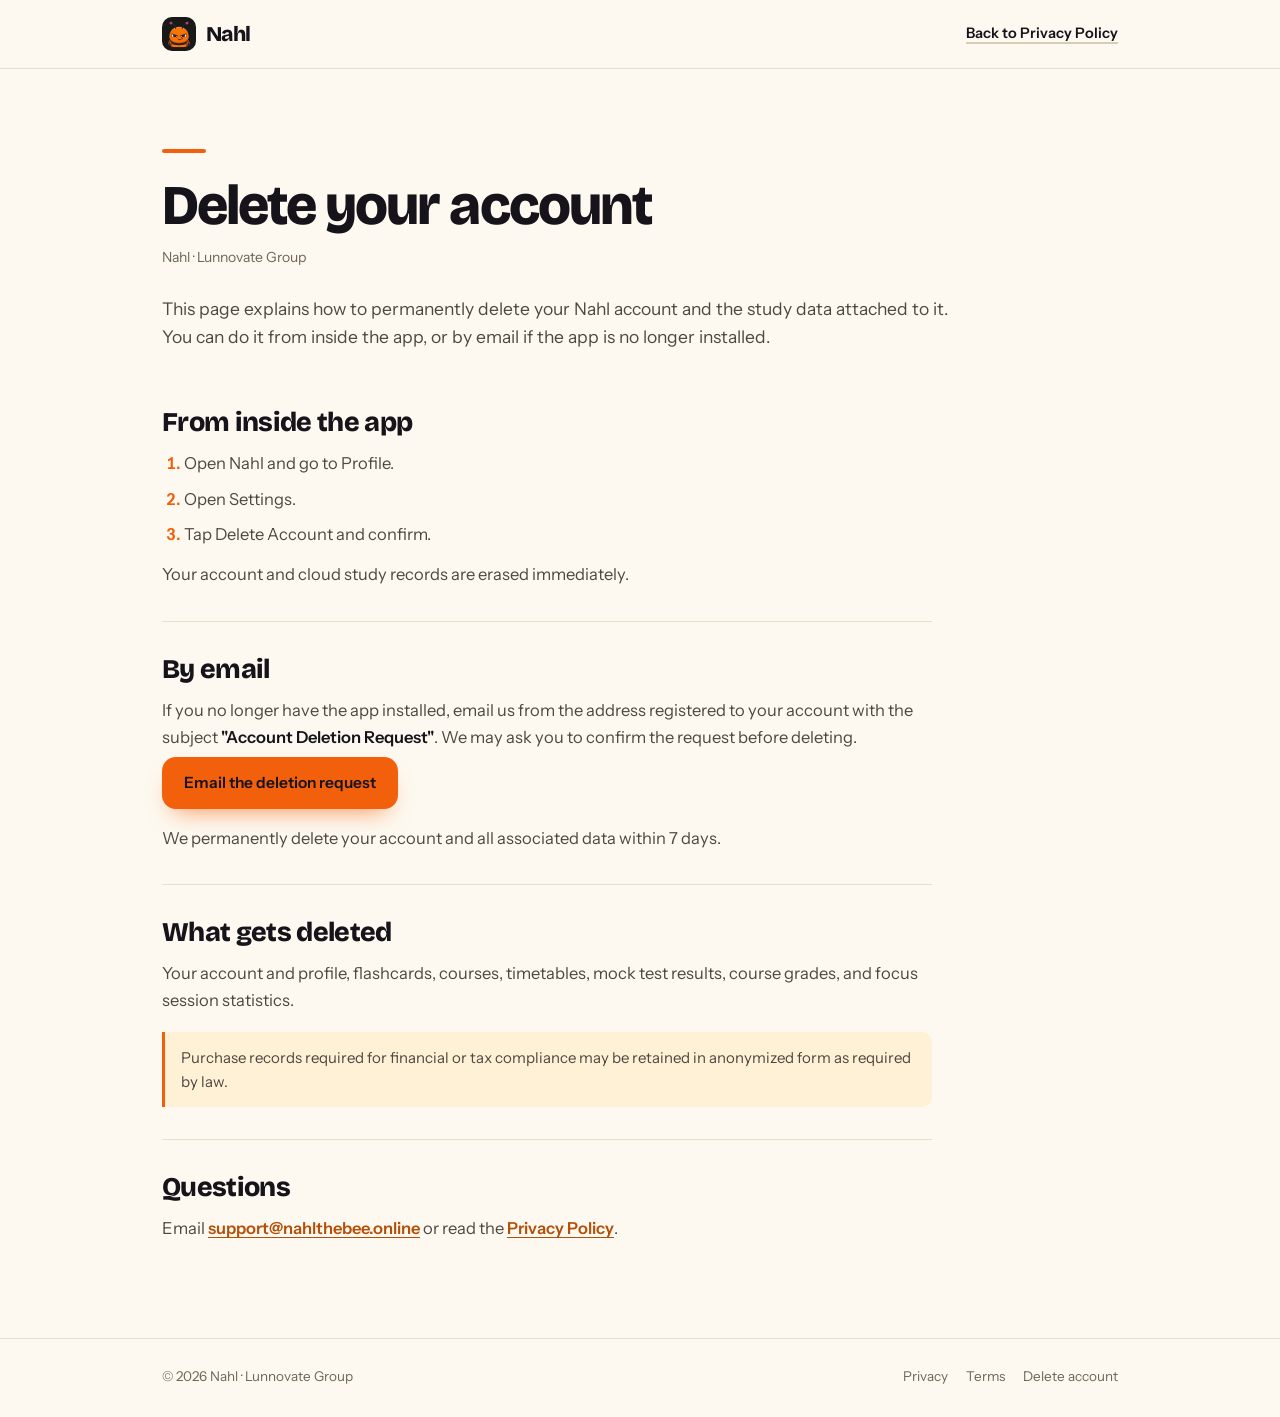
<file: delete-account.html>
<!DOCTYPE html>
<html lang="en">

<head>
  <meta charset="UTF-8">
  <meta name="viewport" content="width=device-width, initial-scale=1.0">
  <title>Delete your account — Nahl</title>
  <meta name="description" content="How to permanently delete your Nahl account and all study data attached to it, from inside the app or by email.">
  <link rel="icon" href="favicon.png" type="image/png">
  <meta name="color-scheme" content="light">
  <meta name="theme-color" content="#FDF9F0">
  <link rel="preconnect" href="https://fonts.googleapis.com">
  <link rel="preconnect" href="https://fonts.gstatic.com" crossorigin>
  <link href="https://fonts.googleapis.com/css2?family=Bricolage+Grotesque:opsz,wght@12..96,400..800&family=Instrument+Sans:wght@400..700&display=swap" rel="stylesheet">
  <link rel="stylesheet" href="legal.css">
</head>

<body>
  <header class="site-head">
    <div class="wrap">
      <a class="brand" href="index.html">
        <img src="nahl-mark.jpg" alt="" width="512" height="512">
        Nahl
      </a>
      <a class="back" href="privacy.html">Back to Privacy Policy</a>
    </div>
  </header>

  <main>
    <div class="legal-hero">
      <div class="wrap">
        <div class="rule" aria-hidden="true"></div>
        <h1>Delete your account</h1>
        <p class="effective">Nahl · Lunnovate Group</p>
        <p class="intro">This page explains how to permanently delete your Nahl account and the study data attached
          to it. You can do it from inside the app, or by email if the app is no longer installed.</p>
      </div>
    </div>

    <div class="wrap">
      <article class="single">
        <section>
          <h2>From inside the app</h2>
          <ol>
            <li>Open Nahl and go to Profile.</li>
            <li>Open Settings.</li>
            <li>Tap Delete Account and confirm.</li>
          </ol>
          <p>Your account and cloud study records are erased immediately.</p>
        </section>

        <section>
          <h2>By email</h2>
          <p>If you no longer have the app installed, email us from the address registered to your account with the
            subject <strong>"Account Deletion Request"</strong>. We may ask you to confirm the request before
            deleting.</p>
          <a class="btn-mail" href="mailto:support@nahlthebee.online?subject=Account%20Deletion%20Request">Email the deletion
            request</a>
          <p>We permanently delete your account and all associated data within 7 days.</p>
        </section>

        <section>
          <h2>What gets deleted</h2>
          <p>Your account and profile, flashcards, courses, timetables, mock test results, course grades, and focus
            session statistics.</p>
          <p class="note">Purchase records required for financial or tax compliance may be retained in anonymized form
            as required by law.</p>
        </section>

        <section>
          <h2>Questions</h2>
          <p>Email <a class="inline" href="mailto:support@nahlthebee.online">support@nahlthebee.online</a> or read the
            <a class="inline" href="privacy.html">Privacy Policy</a>.</p>
        </section>
      </article>
    </div>
  </main>

  <footer class="page-foot">
    <div class="wrap">
      <span>© 2026 Nahl · Lunnovate Group</span>
      <nav aria-label="Legal">
        <a href="privacy.html">Privacy</a>
        <a href="terms.html">Terms</a>
        <a href="delete-account.html">Delete account</a>
      </nav>
    </div>
  </footer>
</body>

</html>
</file>
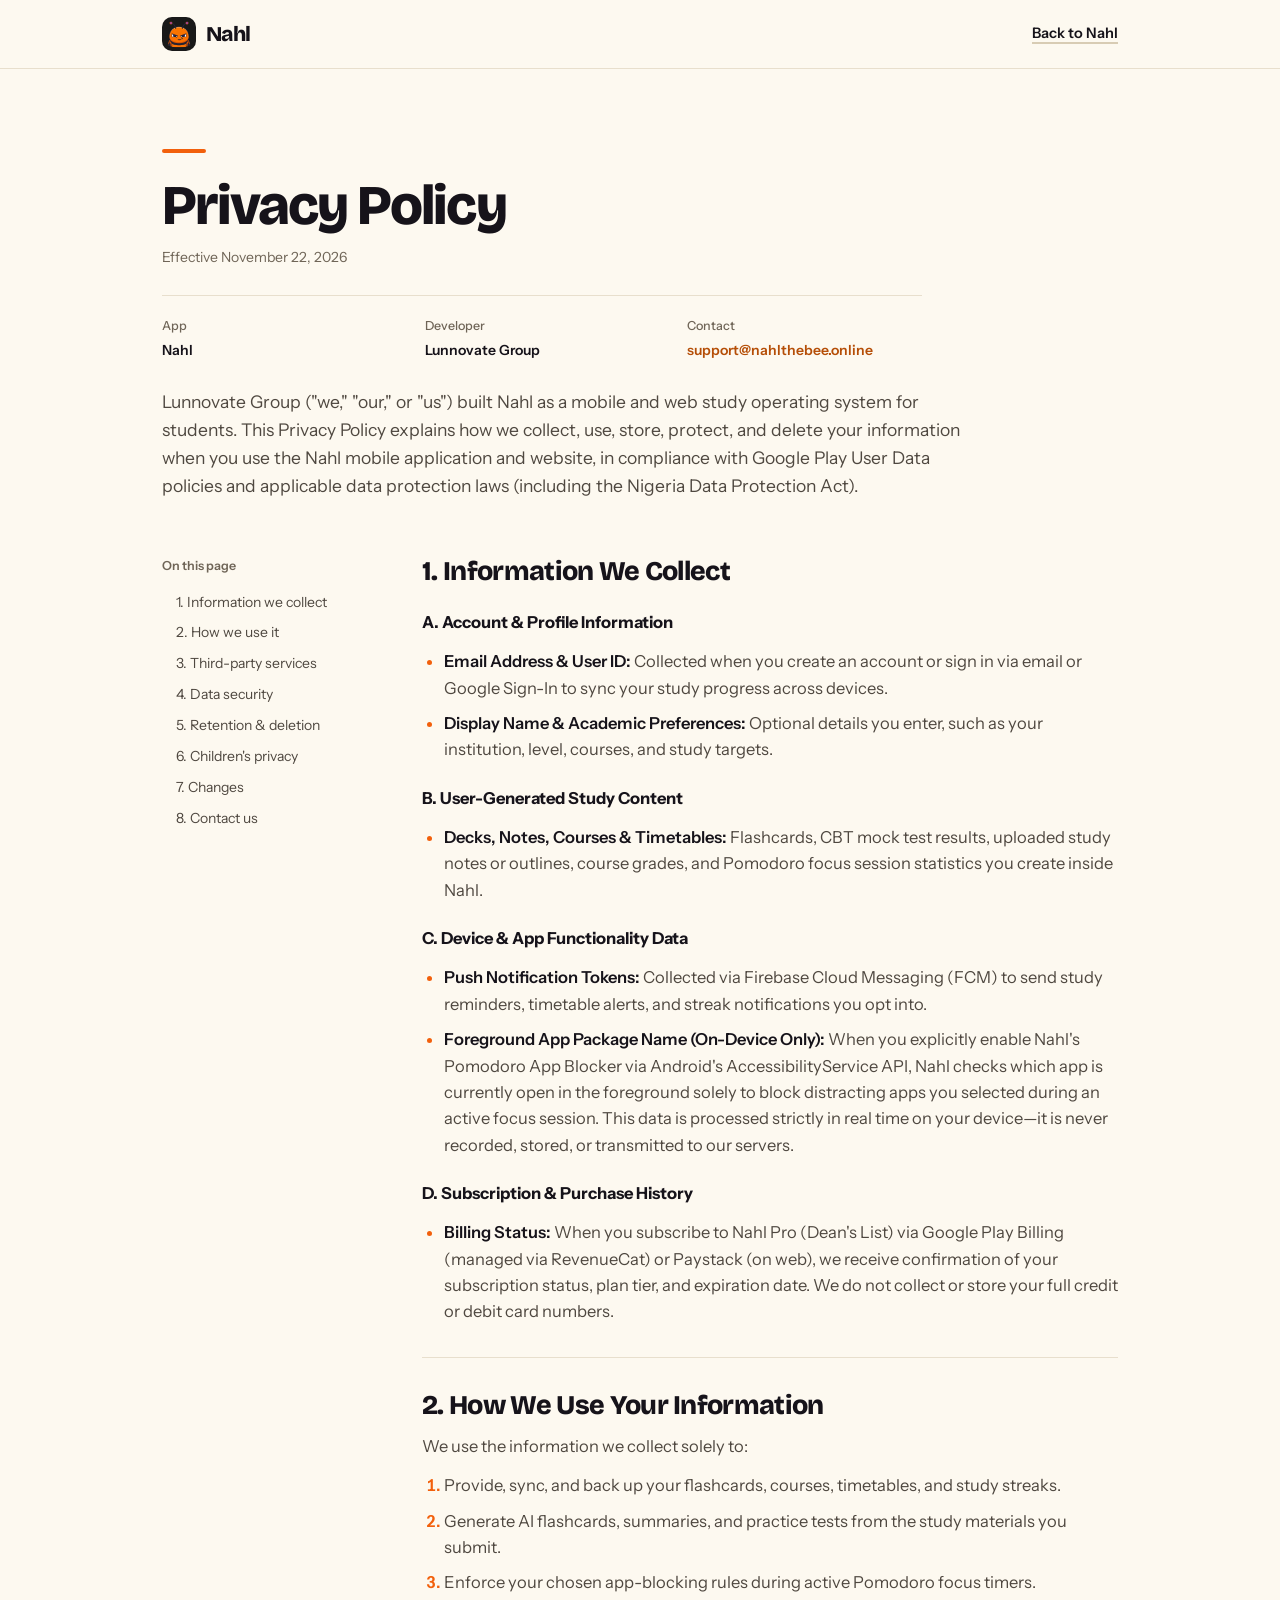
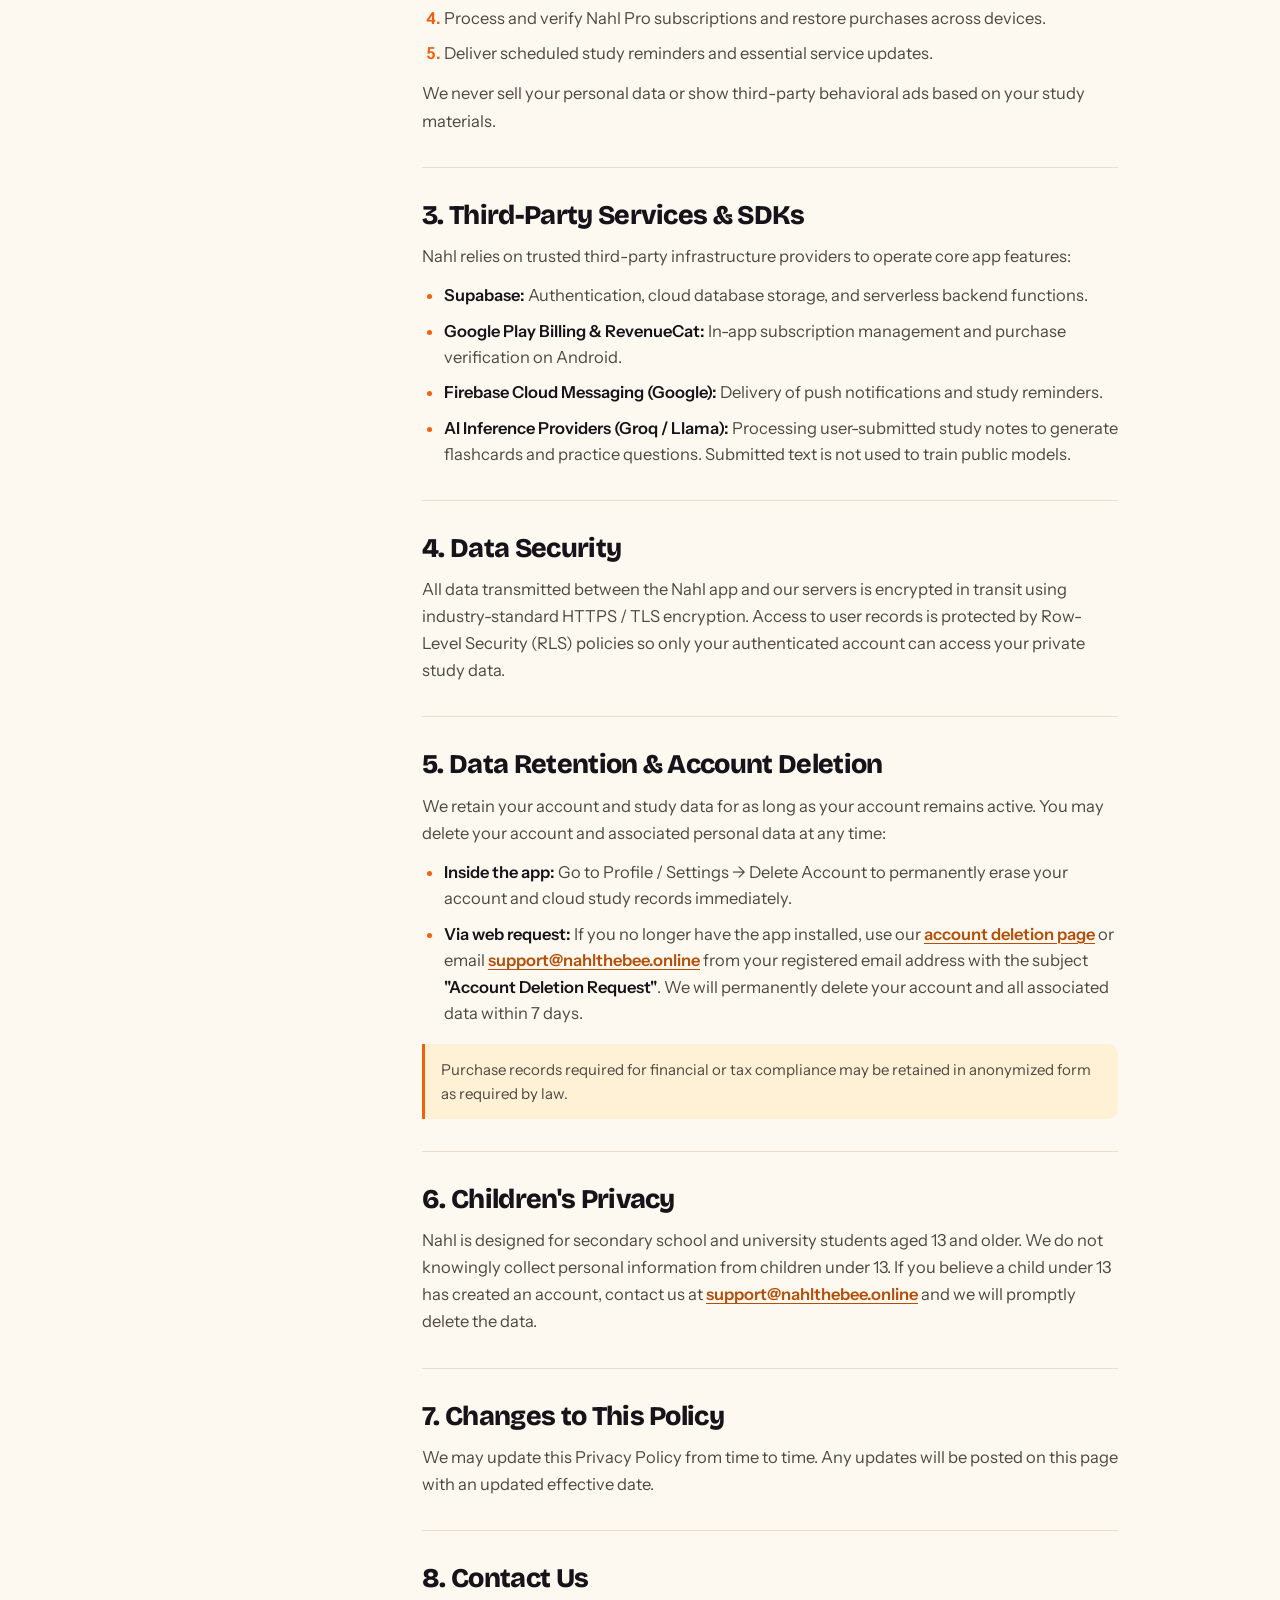
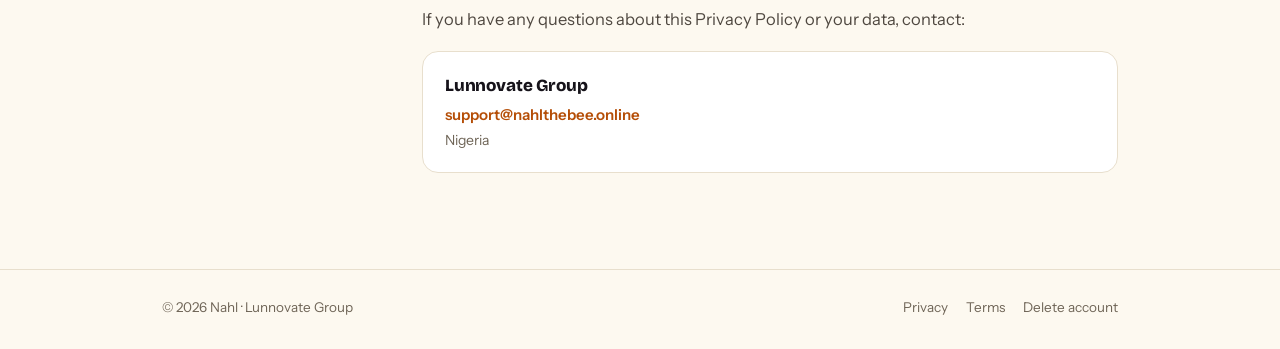
<file: privacy.html>
<!DOCTYPE html>
<html lang="en">

<head>
  <meta charset="UTF-8">
  <meta name="viewport" content="width=device-width, initial-scale=1.0">
  <title>Privacy Policy — Nahl</title>
  <meta name="description" content="How Nahl collects, uses, stores, protects and deletes your information, in line with Google Play User Data policies and the Nigeria Data Protection Act.">
  <link rel="icon" href="favicon.png" type="image/png">
  <meta name="color-scheme" content="light">
  <meta name="theme-color" content="#FDF9F0">
  <link rel="preconnect" href="https://fonts.googleapis.com">
  <link rel="preconnect" href="https://fonts.gstatic.com" crossorigin>
  <link href="https://fonts.googleapis.com/css2?family=Bricolage+Grotesque:opsz,wght@12..96,400..800&family=Instrument+Sans:wght@400..700&display=swap" rel="stylesheet">
  <link rel="stylesheet" href="legal.css">
</head>

<body>
  <header class="site-head">
    <div class="wrap">
      <a class="brand" href="index.html">
        <img src="nahl-mark.jpg" alt="" width="512" height="512">
        Nahl
      </a>
      <a class="back" href="index.html">Back to Nahl</a>
    </div>
  </header>

  <main>
    <div class="legal-hero">
      <div class="wrap">
        <div class="rule" aria-hidden="true"></div>
        <h1>Privacy Policy</h1>
        <p class="effective">Effective November 22, 2026</p>

        <dl class="meta">
          <div>
            <dt>App</dt>
            <dd>Nahl</dd>
          </div>
          <div>
            <dt>Developer</dt>
            <dd>Lunnovate Group</dd>
          </div>
          <div>
            <dt>Contact</dt>
            <dd><a href="mailto:support@nahlthebee.online">support@nahlthebee.online</a></dd>
          </div>
        </dl>

        <p class="intro">Lunnovate Group ("we," "our," or "us") built Nahl as a mobile and web study operating
          system for students. This Privacy Policy explains how we collect, use, store, protect, and delete your
          information when you use the Nahl mobile application and website, in compliance with Google Play User Data
          policies and applicable data protection laws (including the Nigeria Data Protection Act).</p>
      </div>
    </div>

    <div class="wrap">
      <div class="layout">
        <nav class="toc" aria-label="On this page">
          <p>On this page</p>
          <div class="toc-list">
            <a href="#collect">1. Information we collect</a>
            <a href="#use">2. How we use it</a>
            <a href="#third-parties">3. Third-party services</a>
            <a href="#security">4. Data security</a>
            <a href="#retention">5. Retention &amp; deletion</a>
            <a href="#children">6. Children's privacy</a>
            <a href="#changes">7. Changes</a>
            <a href="#contact">8. Contact us</a>
          </div>
        </nav>

        <article>
          <section id="collect">
            <h2>1. Information We Collect</h2>

            <h3>A. Account &amp; Profile Information</h3>
            <ul>
              <li><strong>Email Address &amp; User ID:</strong> Collected when you create an account or sign in via
                email or Google Sign-In to sync your study progress across devices.</li>
              <li><strong>Display Name &amp; Academic Preferences:</strong> Optional details you enter, such as your
                institution, level, courses, and study targets.</li>
            </ul>

            <h3>B. User-Generated Study Content</h3>
            <ul>
              <li><strong>Decks, Notes, Courses &amp; Timetables:</strong> Flashcards, CBT mock test results, uploaded
                study notes or outlines, course grades, and Pomodoro focus session statistics you create inside Nahl.
              </li>
            </ul>

            <h3>C. Device &amp; App Functionality Data</h3>
            <ul>
              <li><strong>Push Notification Tokens:</strong> Collected via Firebase Cloud Messaging (FCM) to send
                study reminders, timetable alerts, and streak notifications you opt into.</li>
              <li><strong>Foreground App Package Name (On-Device Only):</strong> When you explicitly enable Nahl's
                Pomodoro App Blocker via Android's AccessibilityService API, Nahl checks which app is currently open
                in the foreground solely to block distracting apps you selected during an active focus session. This
                data is processed strictly in real time on your device—it is never recorded, stored, or transmitted to
                our servers.</li>
            </ul>

            <h3>D. Subscription &amp; Purchase History</h3>
            <ul>
              <li><strong>Billing Status:</strong> When you subscribe to Nahl Pro (Dean's List) via Google Play
                Billing (managed via RevenueCat) or Paystack (on web), we receive confirmation of your subscription
                status, plan tier, and expiration date. We do not collect or store your full credit or debit card
                numbers.</li>
            </ul>
          </section>

          <section id="use">
            <h2>2. How We Use Your Information</h2>
            <p>We use the information we collect solely to:</p>
            <ol>
              <li>Provide, sync, and back up your flashcards, courses, timetables, and study streaks.</li>
              <li>Generate AI flashcards, summaries, and practice tests from the study materials you submit.</li>
              <li>Enforce your chosen app-blocking rules during active Pomodoro focus timers.</li>
              <li>Process and verify Nahl Pro subscriptions and restore purchases across devices.</li>
              <li>Deliver scheduled study reminders and essential service updates.</li>
            </ol>
            <p>We never sell your personal data or show third-party behavioral ads based on your study materials.</p>
          </section>

          <section id="third-parties">
            <h2>3. Third-Party Services &amp; SDKs</h2>
            <p>Nahl relies on trusted third-party infrastructure providers to operate core app features:</p>
            <ul>
              <li><strong>Supabase:</strong> Authentication, cloud database storage, and serverless backend functions.
              </li>
              <li><strong>Google Play Billing &amp; RevenueCat:</strong> In-app subscription management and purchase
                verification on Android.</li>
              <li><strong>Firebase Cloud Messaging (Google):</strong> Delivery of push notifications and study
                reminders.</li>
              <li><strong>AI Inference Providers (Groq / Llama):</strong> Processing user-submitted study notes to
                generate flashcards and practice questions. Submitted text is not used to train public models.</li>
            </ul>
          </section>

          <section id="security">
            <h2>4. Data Security</h2>
            <p>All data transmitted between the Nahl app and our servers is encrypted in transit using
              industry-standard HTTPS / TLS encryption. Access to user records is protected by Row-Level Security (RLS)
              policies so only your authenticated account can access your private study data.</p>
          </section>

          <section id="retention">
            <h2>5. Data Retention &amp; Account Deletion</h2>
            <p>We retain your account and study data for as long as your account remains active. You may delete
              your account and associated personal data at any time:</p>
            <ul>
              <li><strong>Inside the app:</strong> Go to Profile / Settings → Delete Account to permanently erase your
                account and cloud study records immediately.</li>
              <li><strong>Via web request:</strong> If you no longer have the app installed, use our <a class="inline"
                  href="delete-account.html">account deletion page</a> or email
                <a class="inline" href="mailto:support@nahlthebee.online">support@nahlthebee.online</a> from your registered email
                address with the subject <strong>"Account Deletion Request"</strong>. We will permanently delete your
                account and all associated data within 7 days.</li>
            </ul>
            <p class="note">Purchase records required for financial or tax compliance may be retained in anonymized
              form as required by law.</p>
          </section>

          <section id="children">
            <h2>6. Children's Privacy</h2>
            <p>Nahl is designed for secondary school and university students aged 13 and older. We do not knowingly
              collect personal information from children under 13. If you believe a child under 13 has created an
              account, contact us at <a class="inline" href="mailto:support@nahlthebee.online">support@nahlthebee.online</a> and
              we will promptly delete the data.</p>
          </section>

          <section id="changes">
            <h2>7. Changes to This Policy</h2>
            <p>We may update this Privacy Policy from time to time. Any updates will be posted on this page with an
              updated effective date.</p>
          </section>

          <section id="contact">
            <h2>8. Contact Us</h2>
            <p>If you have any questions about this Privacy Policy or your data, contact:</p>
            <div class="contact-card">
              <b>Lunnovate Group</b>
              <a href="mailto:support@nahlthebee.online">support@nahlthebee.online</a>
              <span>Nigeria</span>
            </div>
          </section>
        </article>
      </div>
    </div>
  </main>

  <footer class="page-foot">
    <div class="wrap">
      <span>© 2026 Nahl · Lunnovate Group</span>
      <nav aria-label="Legal">
        <a href="privacy.html">Privacy</a>
        <a href="terms.html">Terms</a>
        <a href="delete-account.html">Delete account</a>
      </nav>
    </div>
  </footer>
</body>

</html>
</file>
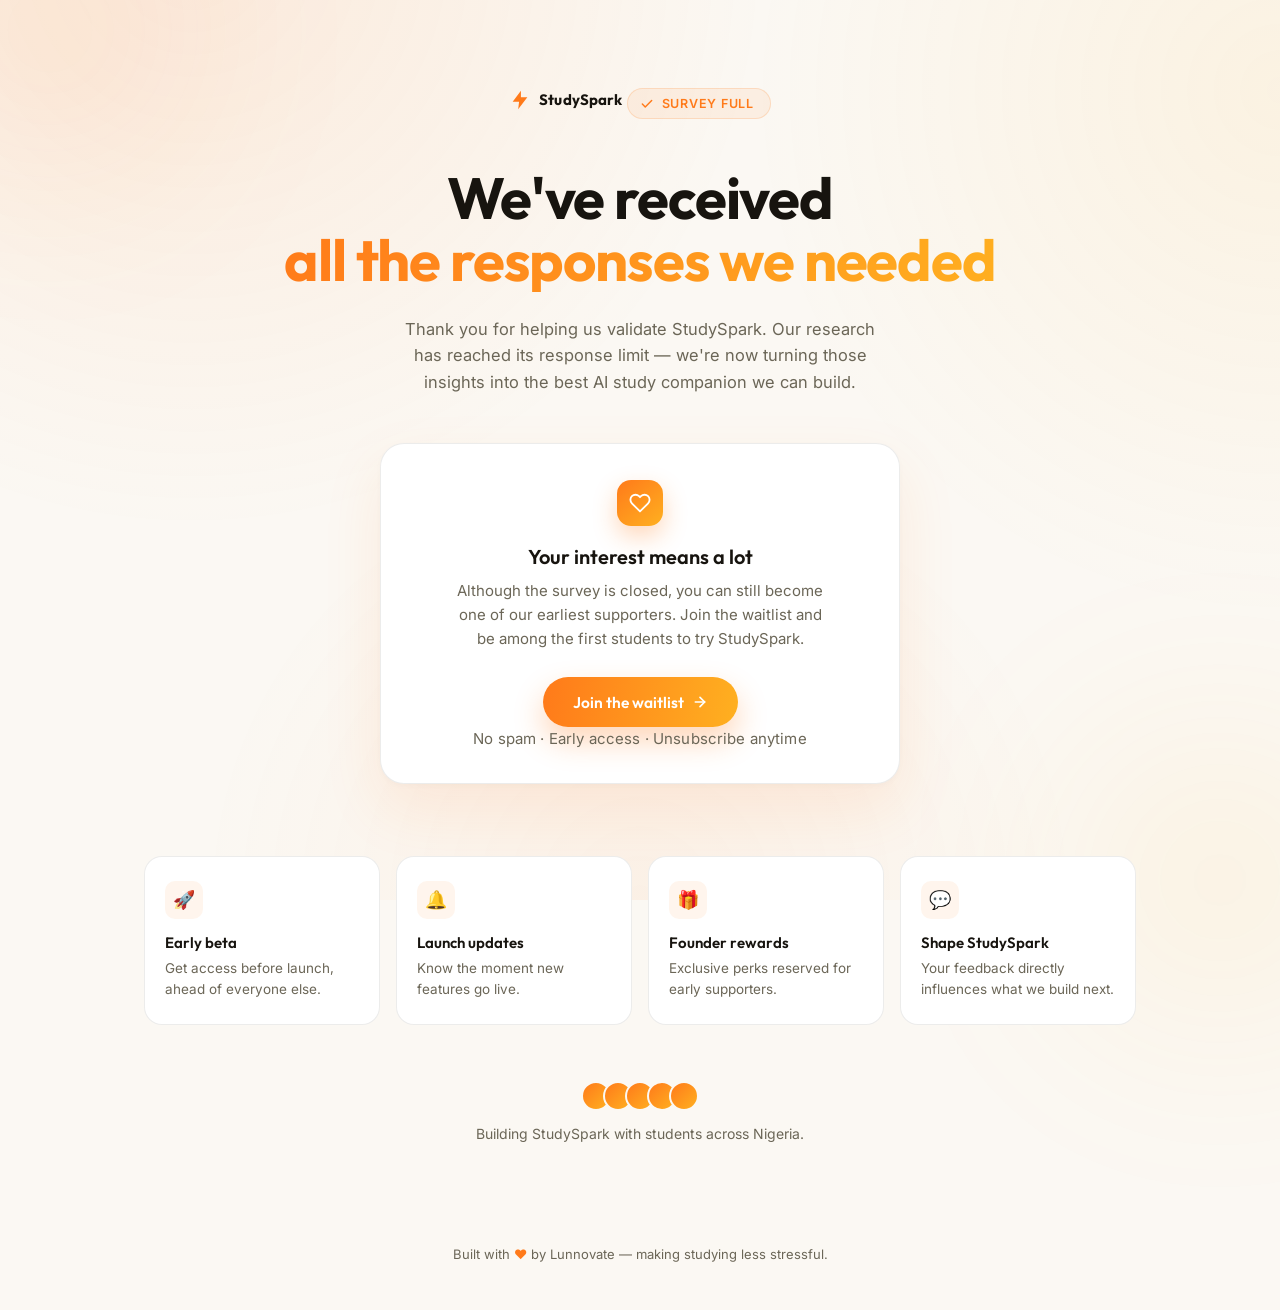
<file: Survey.html>
<!DOCTYPE html>
<html lang="en">

<head>
  <meta charset="UTF-8">
  <meta name="viewport" content="width=device-width, initial-scale=1.0">
  <title>StudySpark — Survey Full</title>
  <link rel="preconnect" href="https://fonts.googleapis.com">
  <link rel="preconnect" href="https://fonts.gstatic.com" crossorigin>
  <link
    href="https://fonts.googleapis.com/css2?family=Outfit:wght@400;500;600;700;800&family=Inter:wght@400;500;600&display=swap"
    rel="stylesheet">
  <style>
    :root {
      --bg: #FBF8F3;
      --card: #FFFFFF;
      --orange: #FF7A1A;
      --accent: #FFB020;
      --text: #17140F;
      --muted: #6B6657;
      --border: rgba(20, 16, 10, .08);
    }

    * {
      margin: 0;
      padding: 0;
      box-sizing: border-box;
    }

    html {
      scroll-behavior: smooth;
    }

    body {
      background: var(--bg);
      color: var(--text);
      font-family: 'Inter', sans-serif;
      min-height: 100vh;
      overflow-x: hidden;
      position: relative;
    }

    /* ambient background */
    .bg-glow {
      position: fixed;
      inset: 0;
      pointer-events: none;
      z-index: 0;
      background:
        radial-gradient(circle at 15% -5%, rgba(255, 122, 26, .10), transparent 40%),
        radial-gradient(circle at 100% 10%, rgba(255, 176, 32, .08), transparent 35%),
        radial-gradient(circle at 50% 100%, rgba(255, 122, 26, .06), transparent 40%);
    }

    .blob {
      position: fixed;
      border-radius: 50%;
      filter: blur(90px);
      z-index: 0;
      opacity: .5;
    }

    .blob-a {
      width: 420px;
      height: 420px;
      top: -180px;
      left: -160px;
      background: radial-gradient(circle, rgba(255, 122, 26, .25), transparent 70%);
    }

    .blob-b {
      width: 480px;
      height: 480px;
      bottom: -220px;
      right: -180px;
      background: radial-gradient(circle, rgba(255, 176, 32, .20), transparent 70%);
    }

    .wrap {
      position: relative;
      z-index: 1;
      max-width: 1040px;
      margin: 0 auto;
      padding: 0 24px;
    }

    /* ---------- HERO ---------- */
    .hero {
      padding: 88px 0 40px;
      text-align: center;
    }

    .logo {
      display: inline-flex;
      align-items: center;
      gap: 8px;
      font-family: 'Outfit', sans-serif;
      font-weight: 700;
      font-size: 15px;
      letter-spacing: .01em;
      color: var(--text);
      margin-bottom: 56px;
      opacity: 0;
      animation: fadeUp .7s ease forwards;
    }

    .logo-mark {
      width: 22px;
      height: 22px;
      display: block;
    }

    .badge {
      display: inline-flex;
      align-items: center;
      gap: 8px;
      padding: 7px 16px 7px 12px;
      border-radius: 100px;
      background: rgba(255, 122, 26, .08);
      border: 1px solid rgba(255, 122, 26, .18);
      color: var(--orange);
      font-size: 12.5px;
      font-weight: 600;
      letter-spacing: .06em;
      text-transform: uppercase;
      margin-bottom: 28px;
      opacity: 0;
      animation: fadeUp .7s ease .05s forwards;
    }

    .badge svg {
      width: 14px;
      height: 14px;
    }

    h1 {
      font-family: 'Outfit', sans-serif;
      font-weight: 700;
      line-height: 1.08;
      letter-spacing: -0.02em;
      font-size: clamp(34px, 6vw, 58px);
      max-width: 760px;
      margin: 0 auto;
    }

    h1 span {
      display: block;
      opacity: 0;
      animation: fadeUp .7s ease forwards;
    }

    h1 span:nth-child(1) {
      animation-delay: .1s;
    }

    h1 span:nth-child(2) {
      animation-delay: .18s;
    }

    h1 span.grad {
      background: linear-gradient(100deg, var(--orange), var(--accent));
      -webkit-background-clip: text;
      background-clip: text;
      color: transparent;
    }

    .subhead {
      margin: 24px auto 0;
      max-width: 480px;
      color: var(--muted);
      font-size: 16.5px;
      line-height: 1.6;
      opacity: 0;
      animation: fadeUp .7s ease .26s forwards;
    }

    /* ---------- HIGHLIGHT CARD ---------- */
    .card {
      margin: 48px auto 0;
      max-width: 520px;
      background: var(--card);
      border: 1px solid var(--border);
      border-radius: 24px;
      padding: 36px 36px 32px;
      text-align: center;
      box-shadow: 0 25px 60px rgba(255, 122, 26, .10), 0 2px 10px rgba(20, 16, 10, .03);
      opacity: 0;
      animation: fadeUp .7s ease .34s forwards;
    }

    .card-icon {
      width: 46px;
      height: 46px;
      border-radius: 14px;
      display: flex;
      align-items: center;
      justify-content: center;
      margin: 0 auto 18px;
      background: linear-gradient(140deg, var(--orange), var(--accent));
      box-shadow: 0 10px 24px rgba(255, 122, 26, .30);
    }

    .card-icon svg {
      width: 22px;
      height: 22px;
    }

    .card h3 {
      font-family: 'Outfit', sans-serif;
      font-size: 20px;
      font-weight: 600;
      margin-bottom: 10px;
    }

    .card p {
      color: var(--muted);
      font-size: 15px;
      line-height: 1.6;
      max-width: 380px;
      margin: 0 auto;
    }

    .cta-row {
      margin-top: 26px;
    }

    .btn {
      appearance: none;
      border: none;
      cursor: pointer;
      display: inline-flex;
      align-items: center;
      gap: 8px;
      font-family: 'Outfit', sans-serif;
      font-weight: 600;
      font-size: 15.5px;
      color: #fff;
      padding: 15px 30px;
      border-radius: 100px;
      background: linear-gradient(100deg, var(--orange), var(--accent));
      box-shadow: 0 14px 30px rgba(255, 122, 26, .30);
      transition: transform .35s cubic-bezier(.2, .8, .2, 1), box-shadow .35s ease;
    }

    .btn:hover {
      transform: translateY(-3px);
      box-shadow: 0 18px 38px rgba(255, 122, 26, .38);
    }

    .btn:active {
      transform: translateY(-1px);
    }

    .btn svg {
      width: 16px;
      height: 16px;
      transition: transform .3s ease;
    }

    .btn:hover svg {
      transform: translateX(3px);
    }

    .fine-print {
      margin-top: 14px;
      font-size: 12.5px;
      color: var(--muted);
      letter-spacing: .01em;
    }

    /* form state */
    .form-row {
      display: flex;
      gap: 10px;
      margin-top: 26px;
      max-width: 400px;
      margin-left: auto;
      margin-right: auto;
    }

    .form-row input {
      flex: 1;
      min-width: 0;
      padding: 14px 18px;
      border-radius: 100px;
      border: 1px solid var(--border);
      background: var(--bg);
      font-family: 'Inter', sans-serif;
      font-size: 14.5px;
      color: var(--text);
      outline: none;
      transition: border-color .25s ease, box-shadow .25s ease;
    }

    .form-row input:focus {
      border-color: var(--orange);
      box-shadow: 0 0 0 4px rgba(255, 122, 26, .12);
    }

    .form-row .btn {
      flex-shrink: 0;
      padding: 14px 24px;
    }

    .success-msg {
      display: none;
      align-items: center;
      justify-content: center;
      gap: 8px;
      color: var(--orange);
      font-weight: 600;
      font-size: 14.5px;
      margin-top: 22px;
    }

    .success-msg svg {
      width: 18px;
      height: 18px;
    }

    /* ---------- BENEFITS ---------- */
    .benefits {
      display: grid;
      grid-template-columns: repeat(4, 1fr);
      gap: 16px;
      margin: 72px 0 8px;
    }

    .bcard {
      background: var(--card);
      border: 1px solid var(--border);
      border-radius: 18px;
      padding: 24px 20px;
      text-align: left;
      transition: transform .35s ease, box-shadow .35s ease, border-color .35s ease;
      opacity: 0;
      animation: fadeUp .6s ease forwards;
    }

    .bcard:nth-child(1) {
      animation-delay: .40s;
    }

    .bcard:nth-child(2) {
      animation-delay: .46s;
    }

    .bcard:nth-child(3) {
      animation-delay: .52s;
    }

    .bcard:nth-child(4) {
      animation-delay: .58s;
    }

    .bcard:hover {
      transform: translateY(-8px);
      box-shadow: 0 20px 40px rgba(20, 16, 10, .08);
      border-color: rgba(255, 122, 26, .25);
    }

    .bcard .emoji {
      width: 38px;
      height: 38px;
      border-radius: 10px;
      background: rgba(255, 122, 26, .08);
      display: flex;
      align-items: center;
      justify-content: center;
      font-size: 18px;
      margin-bottom: 14px;
    }

    .bcard h4 {
      font-family: 'Outfit', sans-serif;
      font-size: 15px;
      font-weight: 600;
      margin-bottom: 6px;
    }

    .bcard p {
      font-size: 13.5px;
      color: var(--muted);
      line-height: 1.55;
    }

    /* ---------- SOCIAL PROOF ---------- */
    .social {
      text-align: center;
      margin: 56px 0 0;
      color: var(--muted);
      font-size: 14px;
      opacity: 0;
      animation: fadeUp .7s ease .64s forwards;
    }

    .avatars {
      display: flex;
      justify-content: center;
      margin-bottom: 14px;
    }

    .avatars span {
      width: 30px;
      height: 30px;
      border-radius: 50%;
      border: 2px solid var(--bg);
      margin-left: -8px;
      display: inline-block;
      background: linear-gradient(135deg, var(--orange), var(--accent));
    }

    .avatars span:first-child {
      margin-left: 0;
    }

    /* ---------- FOOTER ---------- */
    footer {
      text-align: center;
      padding: 64px 0 48px;
      color: var(--muted);
      font-size: 13px;
    }

    footer .heart {
      color: var(--orange);
    }

    @keyframes fadeUp {
      to {
        opacity: 1;
        transform: translateY(0);
      }
    }

    h1 span,
    .badge,
    .subhead,
    .card,
    .bcard,
    .social,
    .logo {
      transform: translateY(20px);
    }

    @media (max-width: 720px) {
      .benefits {
        grid-template-columns: repeat(2, 1fr);
      }

      .hero {
        padding-top: 64px;
      }

      .card {
        padding: 30px 24px 28px;
      }

      .form-row {
        flex-direction: column;
      }
    }

    @media (prefers-reduced-motion: reduce) {
      * {
        animation: none !important;
        transition: none !important;
      }

      h1 span,
      .badge,
      .subhead,
      .card,
      .bcard,
      .social,
      .logo {
        opacity: 1;
        transform: none;
      }
    }

    :focus-visible {
      outline: 2px solid var(--orange);
      outline-offset: 3px;
    }
  </style>
</head>

<body>

  <div class="bg-glow"></div>
  <div class="blob blob-a"></div>
  <div class="blob blob-b"></div>

  <div class="wrap">

    <div class="hero">
      <div class="logo">
        <svg class="logo-mark" viewBox="0 0 24 24" fill="none">
          <path d="M13 2 L4 14 H11 L10 22 L20 9 H13 L13 2Z" fill="#FF7A1A" />
        </svg>
        StudySpark
      </div>

      <div class="badge">
        <svg viewBox="0 0 24 24" fill="none" stroke="currentColor" stroke-width="2.5" stroke-linecap="round"
          stroke-linejoin="round">
          <polyline points="20 6 9 17 4 12"></polyline>
        </svg>
        Survey full
      </div>

      <h1>
        <span>We've received</span>
        <span class="grad">all the responses we needed</span>
      </h1>

      <p class="subhead">Thank you for helping us validate StudySpark. Our research has reached its response limit —
        we're now turning those insights into the best AI study companion we can build.</p>

      <div class="card" id="waitlistCard">
        <div class="card-icon">
          <svg viewBox="0 0 24 24" fill="none" stroke="white" stroke-width="2" stroke-linecap="round"
            stroke-linejoin="round">
            <path
              d="M20.84 4.61a5.5 5.5 0 0 0-7.78 0L12 5.67l-1.06-1.06a5.5 5.5 0 0 0-7.78 7.78l1.06 1.06L12 21.23l7.78-7.78 1.06-1.06a5.5 5.5 0 0 0 0-7.78z">
            </path>
          </svg>
        </div>
        <h3>Your interest means a lot</h3>
        <p>Although the survey is closed, you can still become one of our earliest supporters. Join the waitlist and be
          among the first students to try StudySpark.</p>

        <form class="form-row" id="waitlistForm" style="display:none;">
          <input type="email" id="emailInput" placeholder="you@school.edu" required aria-label="Email address">
          <button type="submit" class="btn">Join</button>
        </form>

        <div class="cta-row" id="ctaRow">
          <button class="btn" id="showFormBtn">
            Join the waitlist
            <svg viewBox="0 0 24 24" fill="none" stroke="currentColor" stroke-width="2.5" stroke-linecap="round"
              stroke-linejoin="round">
              <line x1="5" y1="12" x2="19" y2="12"></line>
              <polyline points="12 5 19 12 12 19"></polyline>
            </svg>
          </button>
        </div>

        <div class="success-msg" id="successMsg">
          <svg viewBox="0 0 24 24" fill="none" stroke="currentColor" stroke-width="2.5" stroke-linecap="round"
            stroke-linejoin="round">
            <polyline points="20 6 9 17 4 12"></polyline>
          </svg>
          You're on the list — we'll be in touch.
        </div>

        <p class="fine-print" id="finePrint">No spam · Early access · Unsubscribe anytime</p>
      </div>

      <div class="benefits">
        <div class="bcard">
          <div class="emoji">🚀</div>
          <h4>Early beta</h4>
          <p>Get access before launch, ahead of everyone else.</p>
        </div>
        <div class="bcard">
          <div class="emoji">🔔</div>
          <h4>Launch updates</h4>
          <p>Know the moment new features go live.</p>
        </div>
        <div class="bcard">
          <div class="emoji">🎁</div>
          <h4>Founder rewards</h4>
          <p>Exclusive perks reserved for early supporters.</p>
        </div>
        <div class="bcard">
          <div class="emoji">💬</div>
          <h4>Shape StudySpark</h4>
          <p>Your feedback directly influences what we build next.</p>
        </div>
      </div>

      <div class="social">
        <div class="avatars">
          <span></span><span></span><span></span><span></span><span></span>
        </div>
        Building StudySpark with students across Nigeria.
      </div>
    </div>

    <footer>
      Built with <span class="heart">❤</span> by Lunnovate — making studying less stressful.
    </footer>

  </div>
  <script>
    const API_URL = 'https://script.google.com/macros/s/AKfycbw-hhD0sFno42H6-4UpJg-Bc_vnNwC25r4TZ3Tj6Oc8QBBHOAb0zx4cAd6McGzyhWKv/exec';

    const showFormBtn = document.getElementById("showFormBtn");
    const ctaRow = document.getElementById("ctaRow");
    const waitlistForm = document.getElementById("waitlistForm");
    const successMsg = document.getElementById("successMsg");
    const finePrint = document.getElementById("finePrint");
    const emailInput = document.getElementById("emailInput");

    // Show email form
    showFormBtn.addEventListener("click", () => {
      ctaRow.style.display = "none";
      waitlistForm.style.display = "flex";
      emailInput.focus();
    });

    // Submit waitlist
    waitlistForm.addEventListener("submit", async (e) => {
      e.preventDefault();

      const email = emailInput.value.trim();

      if (!email) {
        emailInput.focus();
        return;
      }

      const submitBtn = waitlistForm.querySelector('button[type="submit"]');

      submitBtn.disabled = true;
      submitBtn.textContent = "Joining...";
      try {
        const response = await fetch(API_URL, {
          method: "POST",
          headers: {
            "Content-Type": "text/plain;charset=utf-8"
          },
          body: JSON.stringify({
            type: "waitlist",
            email
          })
        });

        const data = await response.json();

        if (data.result === "error") {
          throw new Error(data.message);
        }

        waitlistForm.style.display = "none";
        finePrint.style.display = "none";
        successMsg.style.display = "flex";

      } catch (err) {
        console.error(err);

        submitBtn.disabled = false;
        submitBtn.textContent = "Join Waitlist";

        alert("Something went wrong. Please try again.");
      }
    });</script>

</body>

</html>
</file>
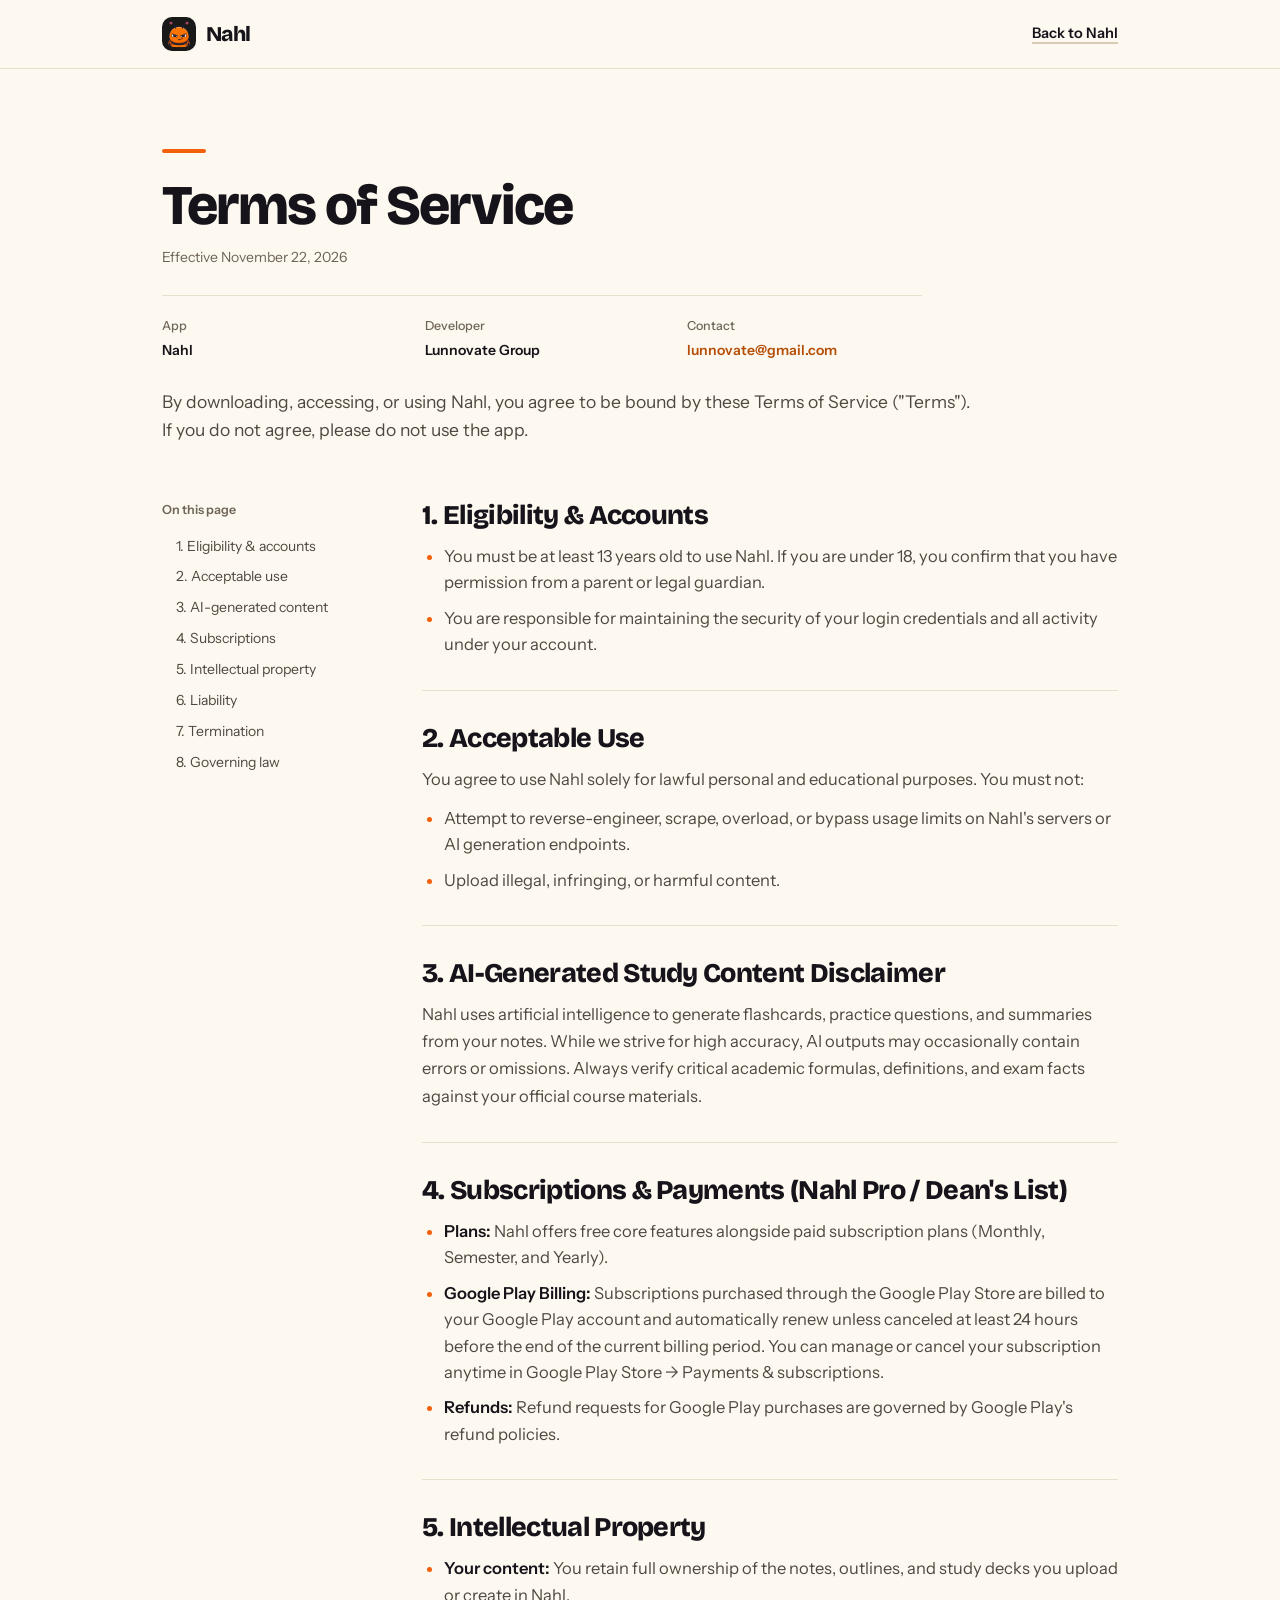
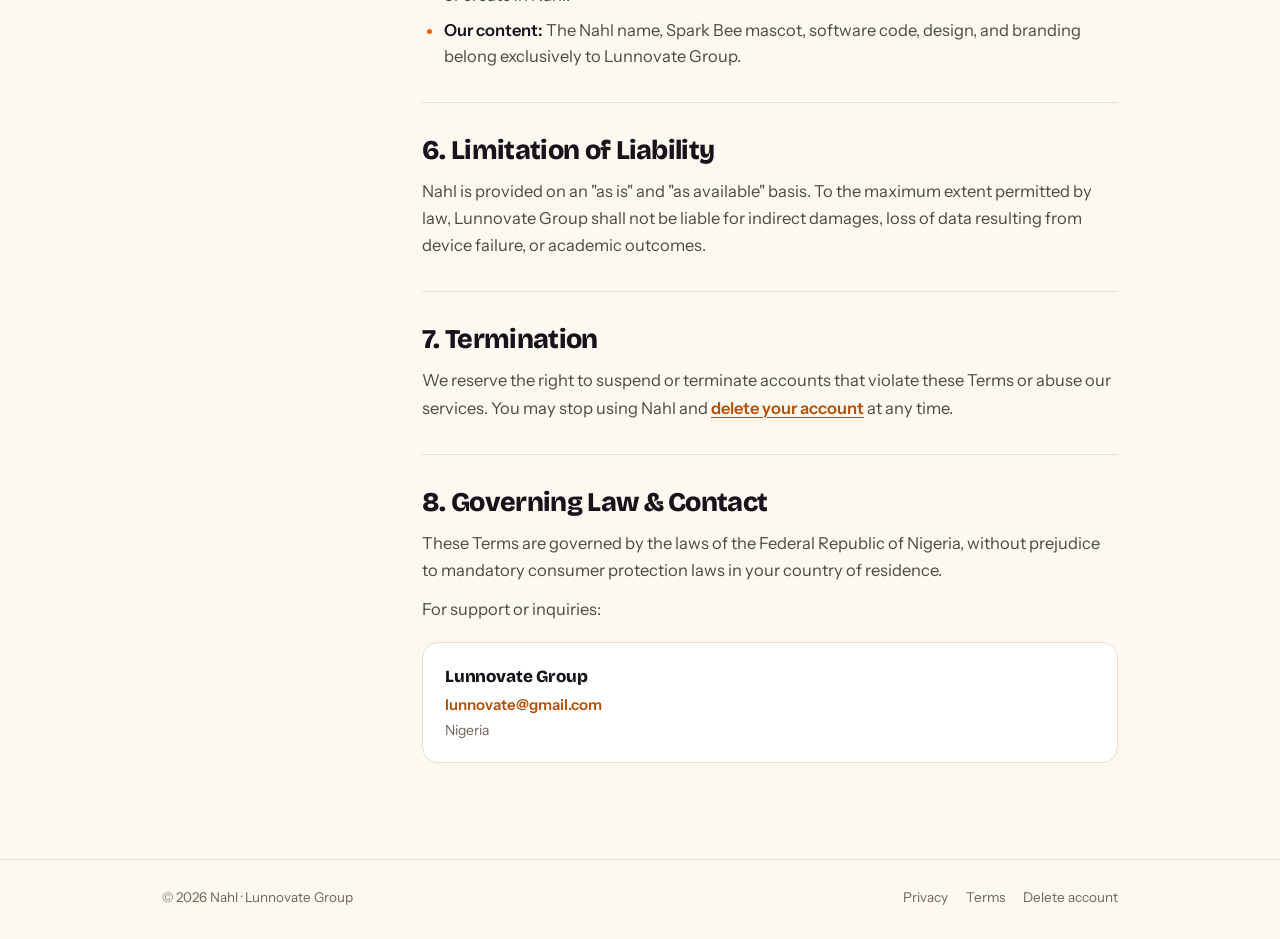
<file: terms.html>
<!DOCTYPE html>
<html lang="en">

<head>
  <meta charset="UTF-8">
  <meta name="viewport" content="width=device-width, initial-scale=1.0">
  <title>Terms of Service — Nahl</title>
  <meta name="description" content="The terms that govern your use of Nahl, including accounts, acceptable use, AI-generated study content, Nahl Pro subscriptions and liability.">
  <link rel="icon" href="favicon.png" type="image/png">
  <meta name="color-scheme" content="light">
  <meta name="theme-color" content="#FDF9F0">
  <link rel="preconnect" href="https://fonts.googleapis.com">
  <link rel="preconnect" href="https://fonts.gstatic.com" crossorigin>
  <link href="https://fonts.googleapis.com/css2?family=Bricolage+Grotesque:opsz,wght@12..96,400..800&family=Instrument+Sans:wght@400..700&display=swap" rel="stylesheet">
  <link rel="stylesheet" href="legal.css">
</head>

<body>
  <header class="site-head">
    <div class="wrap">
      <a class="brand" href="index.html">
        <img src="nahl-mark.jpg" alt="" width="512" height="512">
        Nahl
      </a>
      <a class="back" href="index.html">Back to Nahl</a>
    </div>
  </header>

  <main>
    <div class="legal-hero">
      <div class="wrap">
        <div class="rule" aria-hidden="true"></div>
        <h1>Terms of Service</h1>
        <p class="effective">Effective November 22, 2026</p>

        <dl class="meta">
          <div>
            <dt>App</dt>
            <dd>Nahl</dd>
          </div>
          <div>
            <dt>Developer</dt>
            <dd>Lunnovate Group</dd>
          </div>
          <div>
            <dt>Contact</dt>
            <dd><a href="mailto:lunnovate@gmail.com">lunnovate@gmail.com</a></dd>
          </div>
        </dl>

        <p class="intro">By downloading, accessing, or using Nahl, you agree to be bound by these Terms of Service
          ("Terms"). If you do not agree, please do not use the app.</p>
      </div>
    </div>

    <div class="wrap">
      <div class="layout">
        <nav class="toc" aria-label="On this page">
          <p>On this page</p>
          <div class="toc-list">
            <a href="#eligibility">1. Eligibility &amp; accounts</a>
            <a href="#acceptable-use">2. Acceptable use</a>
            <a href="#ai-content">3. AI-generated content</a>
            <a href="#subscriptions">4. Subscriptions</a>
            <a href="#ip">5. Intellectual property</a>
            <a href="#liability">6. Liability</a>
            <a href="#termination">7. Termination</a>
            <a href="#law-contact">8. Governing law</a>
          </div>
        </nav>

        <article>
          <section id="eligibility">
            <h2>1. Eligibility &amp; Accounts</h2>
            <ul>
              <li>You must be at least 13 years old to use Nahl. If you are under 18, you confirm that you have
                permission from a parent or legal guardian.</li>
              <li>You are responsible for maintaining the security of your login credentials and all activity under
                your account.</li>
            </ul>
          </section>

          <section id="acceptable-use">
            <h2>2. Acceptable Use</h2>
            <p>You agree to use Nahl solely for lawful personal and educational purposes. You must not:</p>
            <ul>
              <li>Attempt to reverse-engineer, scrape, overload, or bypass usage limits on Nahl's servers or AI
                generation endpoints.</li>
              <li>Upload illegal, infringing, or harmful content.</li>
            </ul>
          </section>

          <section id="ai-content">
            <h2>3. AI-Generated Study Content Disclaimer</h2>
            <p>Nahl uses artificial intelligence to generate flashcards, practice questions, and summaries from your
              notes. While we strive for high accuracy, AI outputs may occasionally contain errors or omissions.
              Always verify critical academic formulas, definitions, and exam facts against your official course
              materials.</p>
          </section>

          <section id="subscriptions">
            <h2>4. Subscriptions &amp; Payments (Nahl Pro / Dean's List)</h2>
            <ul>
              <li><strong>Plans:</strong> Nahl offers free core features alongside paid subscription plans (Monthly,
                Semester, and Yearly).</li>
              <li><strong>Google Play Billing:</strong> Subscriptions purchased through the Google Play Store are
                billed to your Google Play account and automatically renew unless canceled at least 24 hours before
                the end of the current billing period. You can manage or cancel your subscription anytime in Google
                Play Store → Payments &amp; subscriptions.</li>
              <li><strong>Refunds:</strong> Refund requests for Google Play purchases are governed by Google Play's
                refund policies.</li>
            </ul>
          </section>

          <section id="ip">
            <h2>5. Intellectual Property</h2>
            <ul>
              <li><strong>Your content:</strong> You retain full ownership of the notes, outlines, and study decks you
                upload or create in Nahl.</li>
              <li><strong>Our content:</strong> The Nahl name, Spark Bee mascot, software code, design, and branding
                belong exclusively to Lunnovate Group.</li>
            </ul>
          </section>

          <section id="liability">
            <h2>6. Limitation of Liability</h2>
            <p>Nahl is provided on an "as is" and "as available" basis. To the maximum extent permitted by law,
              Lunnovate Group shall not be liable for indirect damages, loss of data resulting from device failure, or
              academic outcomes.</p>
          </section>

          <section id="termination">
            <h2>7. Termination</h2>
            <p>We reserve the right to suspend or terminate accounts that violate these Terms or abuse our services.
              You may stop using Nahl and <a class="inline" href="delete-account.html">delete your account</a> at any
              time.</p>
          </section>

          <section id="law-contact">
            <h2>8. Governing Law &amp; Contact</h2>
            <p>These Terms are governed by the laws of the Federal Republic of Nigeria, without prejudice to
              mandatory consumer protection laws in your country of residence.</p>
            <p>For support or inquiries:</p>
            <div class="contact-card">
              <b>Lunnovate Group</b>
              <a href="mailto:lunnovate@gmail.com">lunnovate@gmail.com</a>
              <span>Nigeria</span>
            </div>
          </section>
        </article>
      </div>
    </div>
  </main>

  <footer class="page-foot">
    <div class="wrap">
      <span>© 2026 Nahl · Lunnovate Group</span>
      <nav aria-label="Legal">
        <a href="privacy.html">Privacy</a>
        <a href="terms.html">Terms</a>
        <a href="delete-account.html">Delete account</a>
      </nav>
    </div>
  </footer>
</body>

</html>
</file>
<file: legal.css>
/* Shared styles for the legal pages. Mirrors the tokens in index.html. */
:root {
  --paper: #FDF9F0;
  --paper-2: #F6EFE0;
  --card: #FFFFFF;
  --ink: #16131A;
  --ink-2: #4F4840;
  --muted: #6F6557;
  --line: #E8DFCD;
  --line-2: #D8CCB4;
  --amber: #F2600C;
  --amber-text: #B54E07;
  --honey-soft: #FFF1D6;
  --font-display: 'Bricolage Grotesque', 'Trebuchet MS', sans-serif;
  --font-body: 'Instrument Sans', -apple-system, 'Segoe UI', sans-serif;
  --ease: cubic-bezier(.2, .8, .2, 1);
}

*,
*::before,
*::after {
  box-sizing: border-box;
}

* {
  margin: 0;
  padding: 0;
}

html {
  scroll-behavior: smooth;
  -webkit-text-size-adjust: 100%;
}

body {
  background: var(--paper);
  color: var(--ink);
  font-family: var(--font-body);
  font-size: 16.5px;
  line-height: 1.65;
  -webkit-font-smoothing: antialiased;
  -moz-osx-font-smoothing: grayscale;
}

img {
  display: block;
  max-width: 100%;
}

a {
  color: inherit;
}

::selection {
  background: var(--honey-soft);
  color: var(--ink);
}

:focus-visible {
  outline: 2px solid var(--amber);
  outline-offset: 3px;
  border-radius: 3px;
}

.wrap {
  width: 100%;
  max-width: 1000px;
  margin-inline: auto;
  padding-inline: 22px;
}

/* header */
.site-head {
  border-bottom: 1px solid var(--line);
  background: var(--paper);
}

.site-head .wrap {
  display: flex;
  align-items: center;
  justify-content: space-between;
  gap: 20px;
  min-height: 68px;
}

.brand {
  display: inline-flex;
  align-items: center;
  gap: 10px;
  font-family: var(--font-display);
  font-weight: 800;
  font-size: 21px;
  letter-spacing: -.03em;
  text-decoration: none;
}

.brand img {
  width: 34px;
  height: 34px;
  border-radius: 10px;
  outline: 1px solid rgba(22, 19, 26, .1);
  outline-offset: -1px;
}

.back {
  font-size: 14.5px;
  font-weight: 600;
  text-decoration: underline;
  text-decoration-thickness: 1.5px;
  text-underline-offset: 4px;
  text-decoration-color: var(--line-2);
  transition: text-decoration-color .16s var(--ease);
}

.back:hover {
  text-decoration-color: var(--amber);
}

/* page opening */
.legal-hero {
  padding: clamp(44px, 7vw, 80px) 0 0;
}

.rule {
  width: 44px;
  height: 4px;
  border-radius: 2px;
  background: var(--amber);
  margin-bottom: 24px;
}

h1 {
  font-family: var(--font-display);
  font-size: clamp(36px, 5.2vw, 56px);
  font-weight: 800;
  line-height: 1.02;
  letter-spacing: -.035em;
}

.effective {
  margin-top: 12px;
  font-size: 14px;
  color: var(--muted);
}

.meta {
  display: grid;
  grid-template-columns: repeat(3, minmax(0, 1fr));
  gap: 16px 28px;
  max-width: 760px;
  margin-top: 26px;
  padding-top: 20px;
  border-top: 1px solid var(--line);
}

.meta div {
  display: flex;
  flex-direction: column;
  gap: 2px;
}

.meta dt {
  font-size: 12.5px;
  color: var(--muted);
  font-weight: 500;
}

.meta dd {
  font-size: 14px;
  font-weight: 600;
  color: var(--ink);
}

.meta a {
  color: var(--amber-text);
  text-decoration: none;
}

.meta a:hover {
  text-decoration: underline;
}

.intro {
  max-width: 68ch;
  margin-top: 26px;
  font-size: 17.5px;
  line-height: 1.6;
  color: var(--ink-2);
}

/* content */
.layout {
  display: grid;
  grid-template-columns: 200px minmax(0, 1fr);
  gap: 60px;
  padding: clamp(36px, 5vw, 56px) 0 clamp(56px, 8vw, 96px);
}

.toc {
  position: sticky;
  top: 28px;
  align-self: start;
}

.toc p {
  font-size: 12.5px;
  font-weight: 600;
  color: var(--muted);
  margin-bottom: 10px;
}

.toc a {
  display: block;
  font-size: 14px;
  line-height: 1.35;
  color: var(--ink-2);
  padding: 6px 0 6px 12px;
  border-left: 2px solid transparent;
  text-decoration: none;
  transition: color .15s var(--ease), border-color .15s var(--ease);
}

.toc a:hover {
  color: var(--ink);
  border-left-color: var(--amber);
}

article {
  max-width: 70ch;
}

article section {
  padding-top: 32px;
  margin-top: 32px;
  border-top: 1px solid var(--line);
  scroll-margin-top: 24px;
}

article section:first-child {
  margin-top: 0;
  padding-top: 0;
  border-top: 0;
}

h2 {
  font-family: var(--font-display);
  font-size: clamp(22px, 2.4vw, 27px);
  font-weight: 800;
  line-height: 1.15;
  letter-spacing: -.025em;
  margin-bottom: 12px;
}

h3 {
  font-size: 16.5px;
  font-weight: 700;
  color: var(--ink);
  margin: 22px 0 8px;
}

p {
  font-size: 16.5px;
  line-height: 1.65;
  color: var(--ink-2);
}

p+p {
  margin-top: 12px;
}

ul+p,
ol+p {
  margin-top: 14px;
}

ul,
ol {
  display: grid;
  gap: 9px;
  margin: 12px 0 0;
  padding-left: 22px;
}

li {
  font-size: 16.5px;
  line-height: 1.6;
  color: var(--ink-2);
}

li::marker {
  color: var(--amber);
  font-weight: 600;
}

strong {
  color: var(--ink);
  font-weight: 600;
}

a.inline {
  color: var(--amber-text);
  font-weight: 600;
  text-decoration: underline;
  text-underline-offset: 3px;
  text-decoration-thickness: 1px;
}

a.inline:hover {
  color: var(--amber);
}

.note {
  margin-top: 18px;
  padding: 14px 16px;
  border-left: 3px solid var(--amber);
  border-radius: 0 10px 10px 0;
  background: var(--honey-soft);
  font-size: 15px;
  line-height: 1.55;
  color: var(--ink-2);
}

.contact-card {
  display: grid;
  gap: 2px;
  margin-top: 18px;
  padding: 20px 22px;
  border: 1px solid var(--line);
  border-radius: 16px;
  background: var(--card);
  font-size: 15px;
}

.contact-card b {
  font-family: var(--font-display);
  font-size: 17px;
  font-weight: 800;
  letter-spacing: -.01em;
}

.contact-card span {
  font-size: 14px;
  color: var(--muted);
}

.contact-card a {
  color: var(--amber-text);
  font-weight: 600;
  text-decoration: none;
}

.contact-card a:hover {
  text-decoration: underline;
}

/* single-column pages such as account deletion */
.single {
  max-width: 70ch;
  padding-top: clamp(32px, 5vw, 56px);
  padding-bottom: clamp(56px, 8vw, 96px);
}

.btn-mail {
  display: inline-flex;
  align-items: center;
  justify-content: center;
  min-height: 48px;
  margin-top: 6px;
  padding: 13px 22px;
  border-radius: 14px;
  background: var(--amber);
  color: var(--ink);
  font-size: 15.5px;
  font-weight: 600;
  text-decoration: none;
  box-shadow: 0 12px 24px -12px rgba(242, 96, 12, .75);
  transition: background-color .16s var(--ease), transform .16s var(--ease);
}

.btn-mail:hover {
  background: #E05A09;
}

.btn-mail:active {
  transform: scale(.96);
}

.btn-mail+p {
  margin-top: 16px;
}

/* footer */
.page-foot {
  border-top: 1px solid var(--line);
  padding: 26px 0 30px;
}

.page-foot .wrap {
  display: flex;
  flex-wrap: wrap;
  align-items: center;
  justify-content: space-between;
  gap: 12px;
  font-size: 13.5px;
  color: var(--muted);
}

.page-foot nav {
  display: flex;
  flex-wrap: wrap;
  gap: 18px;
}

.page-foot a {
  text-decoration: none;
}

.page-foot a:hover {
  color: var(--amber-text);
}

@media (max-width: 860px) {
  .layout {
    grid-template-columns: 1fr;
    gap: 28px;
  }

  .toc {
    position: static;
    padding-block: 14px;
    border-block: 1px solid var(--line);
  }

  .toc p {
    margin-bottom: 6px;
  }

  .toc-list {
    display: flex;
    flex-wrap: wrap;
    gap: 2px 16px;
  }

  .toc a {
    display: inline-block;
    padding: 4px 0;
    border-left: 0;
  }

  .meta {
    grid-template-columns: 1fr 1fr;
  }
}

@media (max-width: 560px) {
  .brand {
    font-size: 19px;
  }

  .back {
    font-size: 14px;
  }

  .meta {
    grid-template-columns: 1fr;
    gap: 12px;
  }

  article,
  .single {
    max-width: none;
  }

  .btn-mail {
    width: 100%;
  }
}

@media (prefers-reduced-motion: reduce) {
  html {
    scroll-behavior: auto;
  }

  * {
    transition: none !important;
  }
}

@media print {

  .site-head,
  .page-foot,
  .toc {
    display: none;
  }

  body {
    background: #fff;
  }

  .layout {
    display: block;
    padding: 0;
  }
}
</file>
